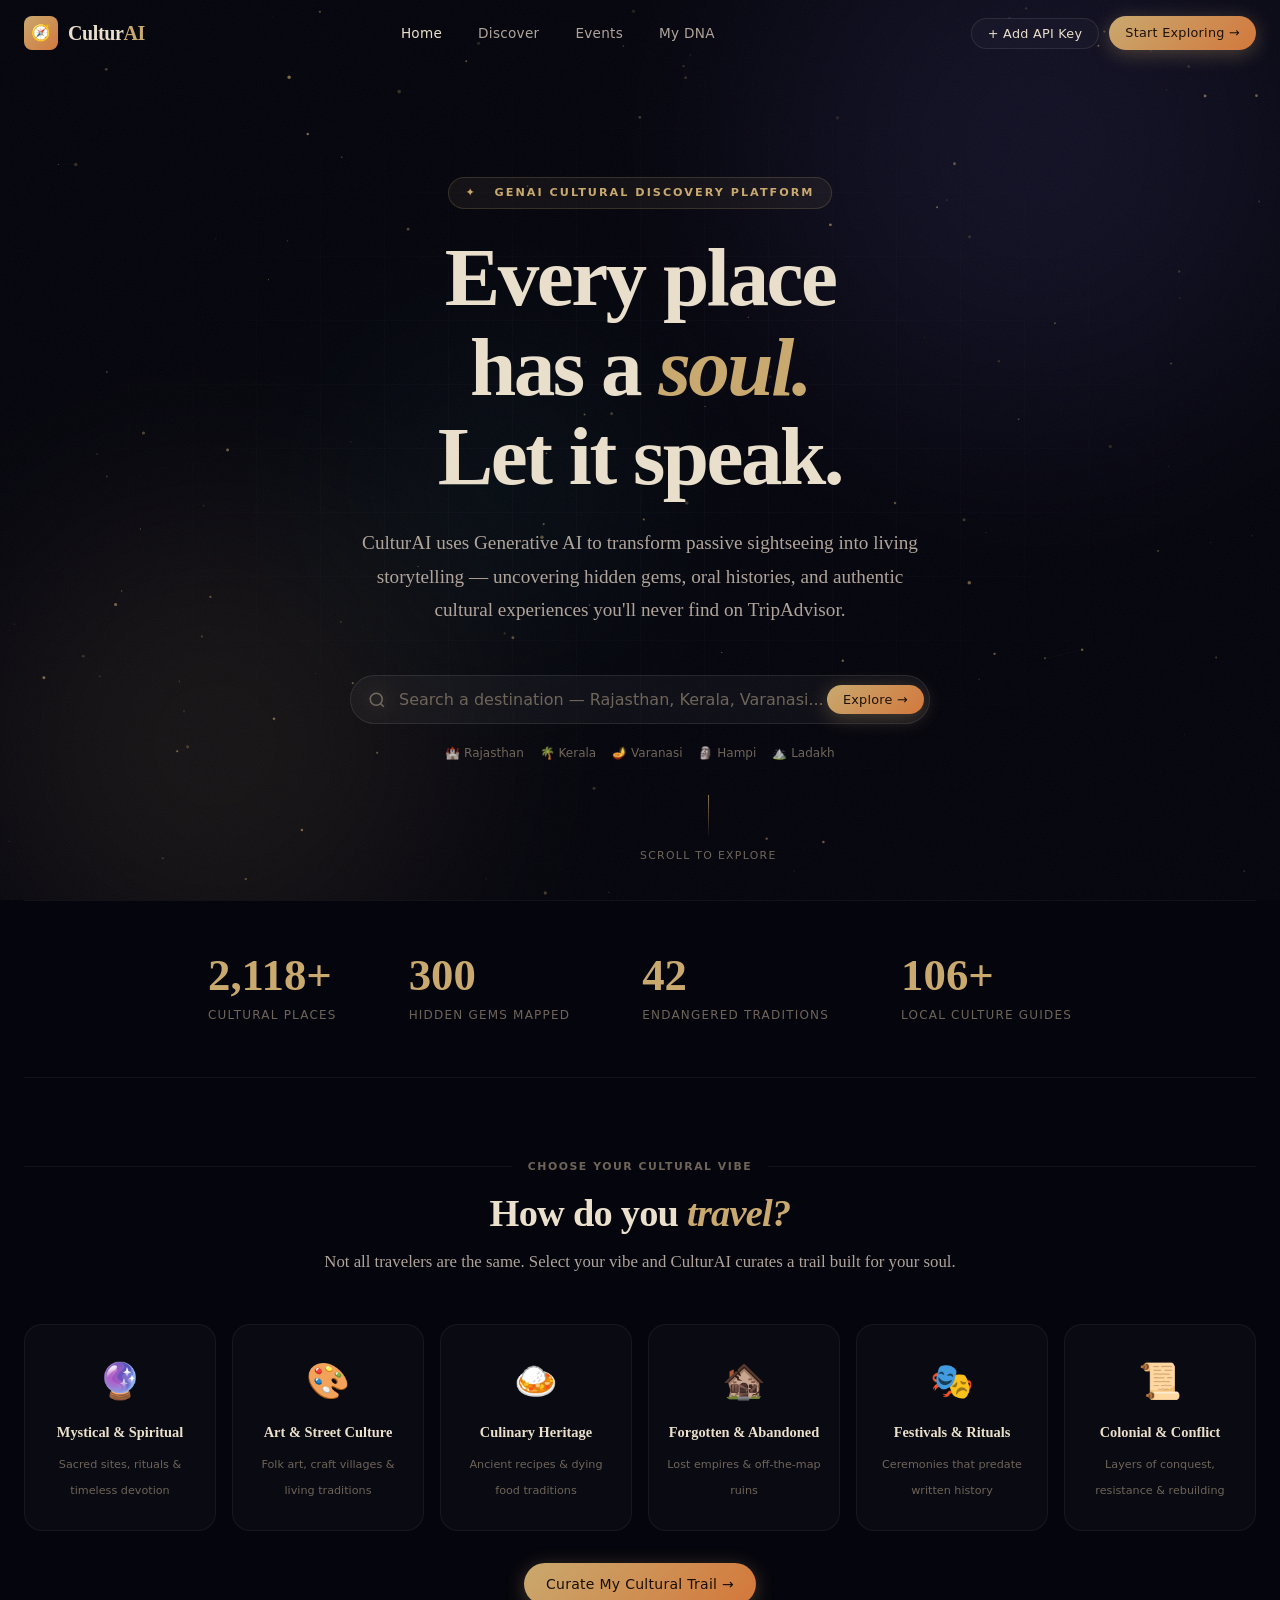
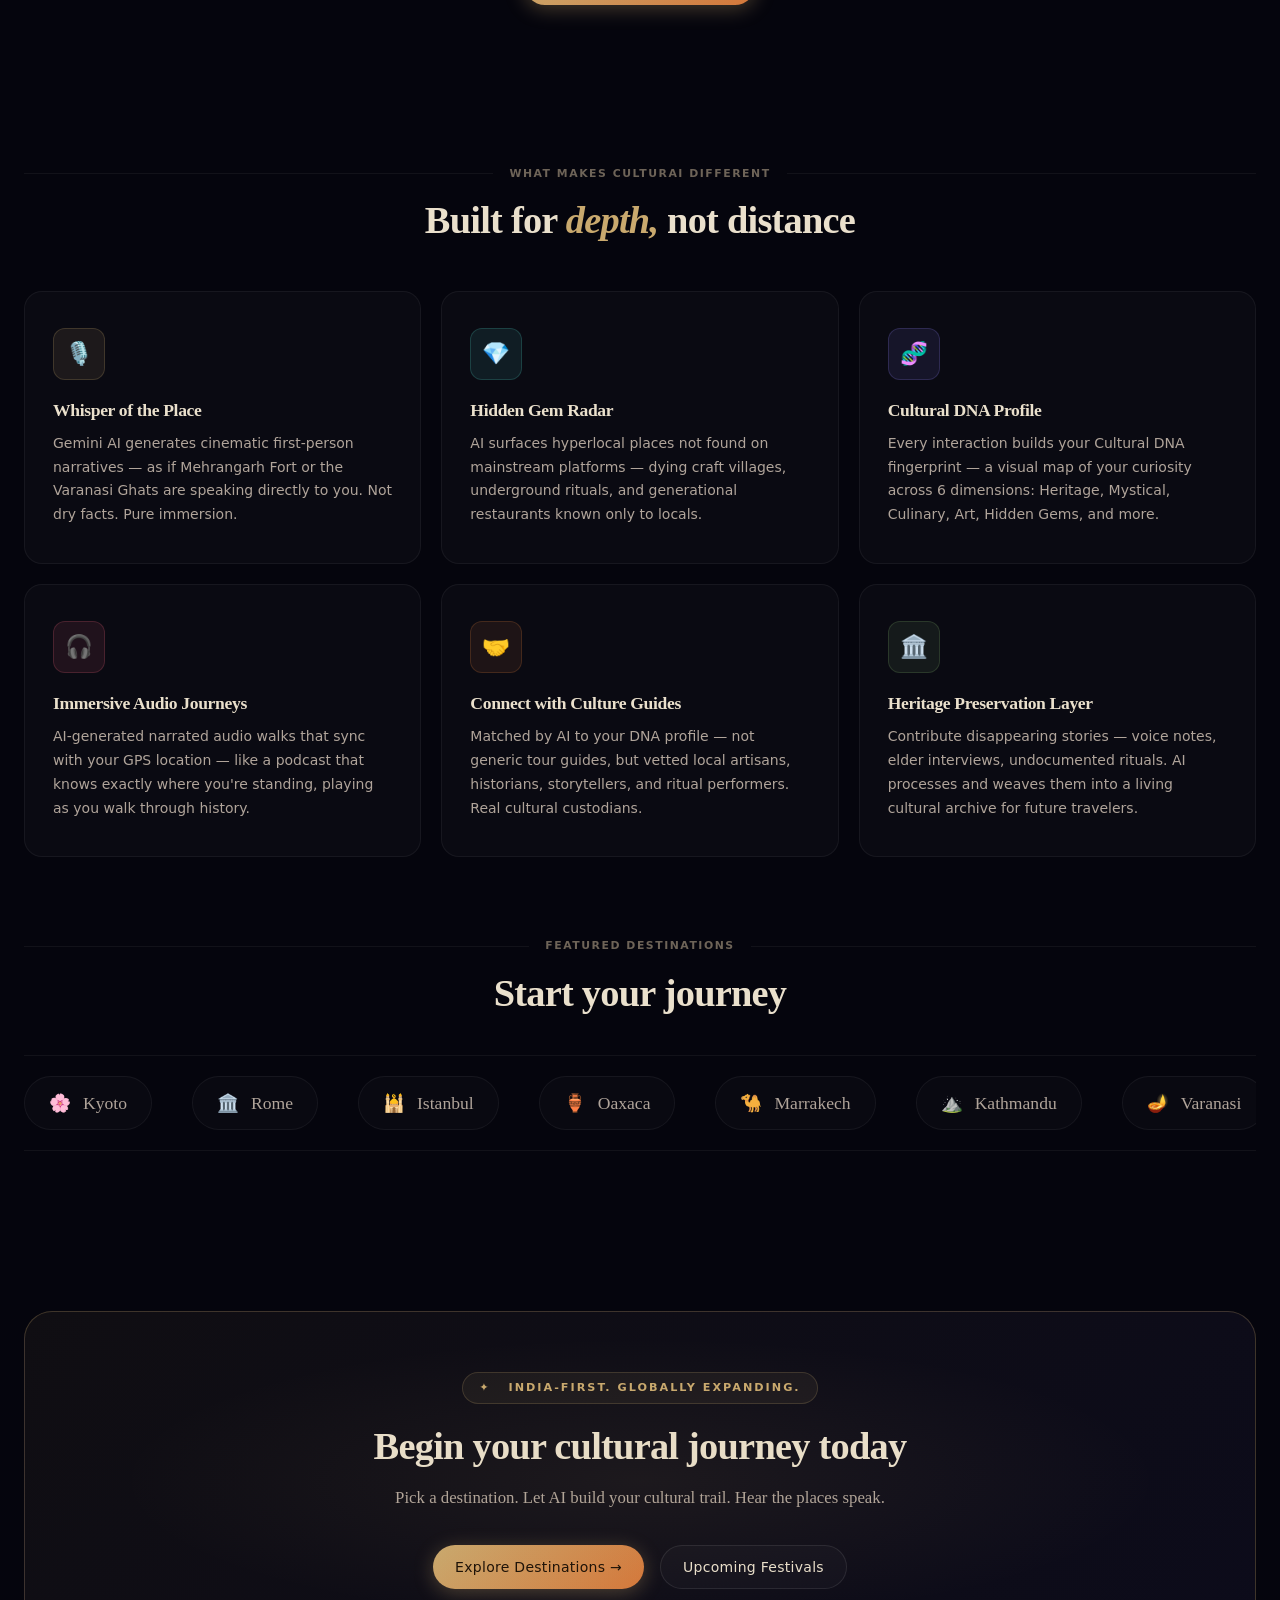
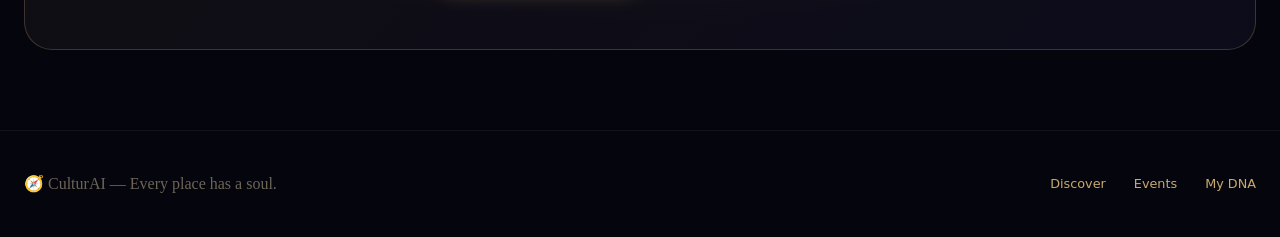
<file: index.html>
<!DOCTYPE html>
<html lang="en">
<head>
  <meta charset="UTF-8" />
  <meta name="viewport" content="width=device-width, initial-scale=1.0" />
  <title>CulturAI — Every Place Has a Soul</title>
  <meta name="description" content="A GenAI-powered cultural travel platform that helps you discover hidden gems, hear the stories of ancient places, and connect with authentic cultural experiences." />
  <meta http-equiv="Content-Security-Policy" content="default-src 'self' 'unsafe-inline' 'unsafe-eval' https://generativelanguage.googleapis.com https://fonts.googleapis.com https://fonts.gstatic.com data:; img-src 'self' data: https:;">
  <link rel="icon" href="data:image/svg+xml,<svg xmlns='http://www.w3.org/2000/svg' viewBox='0 0 100 100'><text y='.9em' font-size='90'>🧭</text></svg>" />
  <link rel="stylesheet" href="css/styles.css" />
</head>
<body>
<main>

<!-- ═══ NAVIGATION ═══════════════════════════════════════════ -->
<nav class="nav" id="main-nav">
  <div class="nav-inner">
    <a href="index.html" class="nav-logo">
      <div class="nav-logo-mark">🧭</div>
      <span class="nav-logo-name">Cultur<span>AI</span></span>
    </a>
    <ul class="nav-links">
      <li><a href="index.html" class="active">Home</a></li>
      <li><a href="discover.html">Discover</a></li>
      <li><a href="events.html">Events</a></li>
      <li><a href="profile.html">My DNA</a></li>
    </ul>
    <div class="nav-actions">
      <button id="api-key-btn" class="btn btn-ghost btn-sm">+ Add API Key</button>
      <a href="discover.html" class="btn btn-primary btn-sm">Start Exploring →</a>
    </div>
  </div>
</nav>

<!-- ═══ HERO ══════════════════════════════════════════════════ -->
<section class="hero">
  <div class="hero-bg">
    <div class="hero-orb hero-orb-1"></div>
    <div class="hero-orb hero-orb-2"></div>
    <div class="hero-orb hero-orb-3"></div>
    <div class="hero-grid"></div>
    <canvas id="particle-canvas" style="position:absolute;inset:0;width:100%;height:100%;"></canvas>
  </div>

  <div class="hero-content">
    <div class="hero-eyebrow anim-1">✦ &nbsp; GenAI Cultural Discovery Platform</div>

    <h1 class="hero-title anim-2">
      Every place<br />has a <em>soul.</em><br />Let it speak.
    </h1>

    <p class="hero-subtitle anim-3">
      CulturAI uses Generative AI to transform passive sightseeing into living storytelling — uncovering hidden gems, oral histories, and authentic cultural experiences you'll never find on TripAdvisor.
    </p>

    <div class="hero-search anim-4">
      <div class="search-wrap">
        <svg class="search-icon" width="18" height="18" viewBox="0 0 24 24" fill="none" stroke="currentColor" stroke-width="2"><circle cx="11" cy="11" r="8"/><path d="m21 21-4.35-4.35"/></svg>
        <input class="search-input" id="hero-search" type="text" placeholder="Search a destination — Rajasthan, Kerala, Varanasi..." autocomplete="off" />
        <button class="btn btn-primary btn-sm search-btn" id="hero-search-btn">Explore →</button>
      </div>
    </div>

    <div class="hero-search-hint anim-5">
      <span>🏰 Rajasthan</span>
      <span>🌴 Kerala</span>
      <span>🪔 Varanasi</span>
      <span>🗿 Hampi</span>
      <span>⛰️ Ladakh</span>
    </div>
  </div>

  <div class="hero-scroll">
    <div class="hero-scroll-line"></div>
    Scroll to explore
  </div>
</section>

<!-- ═══ STATS ══════════════════════════════════════════════════ -->
<div class="container">
  <div class="stat-row reveal">
    <div class="stat-item">
      <div class="stat-number" data-count="2400" data-suffix="+">2400+</div>
      <div class="stat-label">Cultural Places</div>
    </div>
    <div class="stat-item">
      <div class="stat-number" data-count="340" data-suffix="">340</div>
      <div class="stat-label">Hidden Gems Mapped</div>
    </div>
    <div class="stat-item">
      <div class="stat-number" data-count="48" data-suffix="">48</div>
      <div class="stat-label">Endangered Traditions</div>
    </div>
    <div class="stat-item">
      <div class="stat-number" data-count="120" data-suffix="+">120+</div>
      <div class="stat-label">Local Culture Guides</div>
    </div>
  </div>
</div>

<!-- ═══ VIBE SELECTOR ══════════════════════════════════════════ -->
<section class="vibe-section">
  <div class="container">
    <div class="section-eyebrow reveal">Choose Your Cultural Vibe</div>
    <h2 class="section-title reveal">How do you <em style="font-style:italic;color:var(--gold)">travel?</em></h2>
    <p class="section-sub reveal">Not all travelers are the same. Select your vibe and CulturAI curates a trail built for your soul.</p>

    <div class="vibes-grid" id="vibes-grid">
      <!-- Rendered by JS -->
    </div>

    <div style="text-align:center;margin-top:32px;" class="reveal">
      <a href="discover.html" class="btn btn-primary" id="vibe-explore-btn">Curate My Cultural Trail →</a>
    </div>
  </div>
</section>

<!-- ═══ FEATURES ════════════════════════════════════════════════ -->
<section class="section">
  <div class="container">
    <div class="section-eyebrow reveal">What Makes CulturAI Different</div>
    <h2 class="section-title reveal" style="margin-bottom:48px">Built for <em style="color:var(--gold);font-style:italic">depth,</em> not distance</h2>

    <div class="features-grid">

      <div class="feature-card reveal">
        <div class="feature-icon" style="background:rgba(201,169,110,0.1);border-color:rgba(201,169,110,0.2)">🎙️</div>
        <h3 class="feature-title">Whisper of the Place</h3>
        <p class="feature-text">Gemini AI generates cinematic first-person narratives — as if Mehrangarh Fort or the Varanasi Ghats are speaking directly to you. Not dry facts. Pure immersion.</p>
      </div>

      <div class="feature-card reveal" style="transition-delay:0.1s">
        <div class="feature-icon" style="background:rgba(78,205,196,0.1);border-color:rgba(78,205,196,0.2)">💎</div>
        <h3 class="feature-title">Hidden Gem Radar</h3>
        <p class="feature-text">AI surfaces hyperlocal places not found on mainstream platforms — dying craft villages, underground rituals, and generational restaurants known only to locals.</p>
      </div>

      <div class="feature-card reveal" style="transition-delay:0.2s">
        <div class="feature-icon" style="background:rgba(139,124,246,0.1);border-color:rgba(139,124,246,0.2)">🧬</div>
        <h3 class="feature-title">Cultural DNA Profile</h3>
        <p class="feature-text">Every interaction builds your Cultural DNA fingerprint — a visual map of your curiosity across 6 dimensions: Heritage, Mystical, Culinary, Art, Hidden Gems, and more.</p>
      </div>

      <div class="feature-card reveal" style="transition-delay:0.3s">
        <div class="feature-icon" style="background:rgba(232,98,122,0.1);border-color:rgba(232,98,122,0.2)">🎧</div>
        <h3 class="feature-title">Immersive Audio Journeys</h3>
        <p class="feature-text">AI-generated narrated audio walks that sync with your GPS location — like a podcast that knows exactly where you're standing, playing as you walk through history.</p>
      </div>

      <div class="feature-card reveal" style="transition-delay:0.1s">
        <div class="feature-icon" style="background:rgba(212,119,58,0.1);border-color:rgba(212,119,58,0.2)">🤝</div>
        <h3 class="feature-title">Connect with Culture Guides</h3>
        <p class="feature-text">Matched by AI to your DNA profile — not generic tour guides, but vetted local artisans, historians, storytellers, and ritual performers. Real cultural custodians.</p>
      </div>

      <div class="feature-card reveal" style="transition-delay:0.2s">
        <div class="feature-icon" style="background:rgba(127,176,105,0.1);border-color:rgba(127,176,105,0.2)">🏛️</div>
        <h3 class="feature-title">Heritage Preservation Layer</h3>
        <p class="feature-text">Contribute disappearing stories — voice notes, elder interviews, undocumented rituals. AI processes and weaves them into a living cultural archive for future travelers.</p>
      </div>

    </div>
  </div>
</section>

<!-- ═══ DESTINATIONS PREVIEW ═══════════════════════════════════ -->
<section class="section" style="padding-top:0">
  <div class="container">
    <div class="section-eyebrow reveal">Featured Destinations</div>
    <h2 class="section-title reveal" style="margin-bottom:40px">Start your journey</h2>

    <div style="overflow: hidden; white-space: nowrap; position: relative; padding: 20px 0; border-top: 1px solid rgba(255,255,255,0.05); border-bottom: 1px solid rgba(255,255,255,0.05);" id="dest-marquee-container">
      <div id="dest-marquee" style="display: inline-block; white-space: nowrap; animation: scrollMarquee 35s linear infinite;">
        <!-- Rendered by JS -->
      </div>
      <style>
        @keyframes scrollMarquee {
          0% { transform: translateX(0); }
          100% { transform: translateX(-50%); }
        }
        .marquee-item {
          display: inline-flex;
          align-items: center;
          gap: 12px;
          margin-right: 40px;
          padding: 12px 24px;
          background: rgba(255,255,255,0.02);
          border: 1px solid rgba(255,255,255,0.05);
          border-radius: 99px;
          font-family: var(--serif);
          font-size: 1.1rem;
          color: var(--text-2);
          text-decoration: none;
          transition: all 0.3s ease;
        }
        .marquee-item:hover {
          background: rgba(201,169,110,0.1);
          border-color: rgba(201,169,110,0.3);
          color: var(--gold);
        }
      </style>
    </div>
  </div>
</section>

<!-- ═══ CTA BANNER ══════════════════════════════════════════════ -->
<div class="container">
  <div class="cta-banner reveal">
    <div class="hero-eyebrow" style="justify-content:center;margin-bottom:20px">✦ &nbsp; India-First. Globally Expanding.</div>
    <h2 style="font-family:var(--serif);margin-bottom:16px">Begin your cultural journey today</h2>
    <p style="color:var(--text-2);margin-bottom:32px;font-family:var(--reading);font-size:1.05rem;max-width:500px;margin-left:auto;margin-right:auto;">
      Pick a destination. Let AI build your cultural trail. Hear the places speak.
    </p>
    <div style="display:flex;gap:16px;justify-content:center;flex-wrap:wrap;">
      <a href="discover.html" class="btn btn-primary">Explore Destinations →</a>
      <a href="events.html"   class="btn btn-ghost">Upcoming Festivals</a>
    </div>
  </div>
</div>

<!-- ═══ FOOTER ══════════════════════════════════════════════════ -->
<footer class="footer">
  <div class="footer-inner">
    <div class="footer-brand">🧭 CulturAI — Every place has a soul.</div>
    <div class="footer-links">
      <a href="discover.html">Discover</a>
      <a href="events.html">Events</a>
      <a href="profile.html">My DNA</a>
    </div>
  </div>
</footer>

<!-- ═══ API KEY MODAL ════════════════════════════════════════════ -->
<div class="overlay" id="api-modal">
  <div class="modal">
    <div class="modal-head">
      <div>
        <h3 style="font-family:var(--serif);margin-bottom:4px">🔑 Gemini API Key</h3>
        <p style="font-size:0.82rem;color:var(--text-2)">Enable live AI story generation</p>
      </div>
      <button class="modal-close" id="api-modal-close">✕</button>
    </div>
    <div style="background:rgba(201,169,110,0.05);border:1px solid rgba(201,169,110,0.15);border-radius:12px;padding:16px;margin-bottom:20px;font-size:0.82rem;color:var(--text-2);line-height:1.6;">
      Get your free API key from <a href="https://aistudio.google.com" target="_blank" style="color:var(--gold)">Google AI Studio →</a><br/>
      Without a key, CulturAI uses rich handcrafted stories. With a key, every story is generated live by Gemini.
    </div>
    <input class="input" id="api-key-input" type="password" placeholder="Paste your API key here" style="margin-bottom:8px;" />
    <div id="api-key-status" style="font-size:0.78rem;color:var(--text-3);margin-bottom:16px;min-height:18px;"></div>
    <div style="display:flex;gap:10px;">
      <button class="btn btn-primary" id="api-key-save" style="flex:1">Save Key</button>
      <button class="btn btn-ghost" id="api-modal-close2" style="flex:1">Cancel</button>
    </div>
  </div>
</div>

<script src="js/data.js"></script>
<script src="js/app.js"></script>
<script>
document.addEventListener('DOMContentLoaded', () => {
  // Init particles
  initParticles('particle-canvas');

  // Render vibe grid
  const vibesGrid = document.getElementById('vibes-grid');
  let selectedVibe = getParam('vibe') || '';
  CULTURAI_DATA.vibes.forEach(v => {
    const card = document.createElement('div');
    card.className = `vibe-card ${v.cls} reveal`;
    card.dataset.vibe = v.id;
    if (v.id === selectedVibe) card.classList.add('active');
    card.innerHTML = `
      <span class="vibe-icon">${v.emoji}</span>
      <span class="vibe-name">${v.name}</span>
      <span class="vibe-desc">${v.desc}</span>
    `;
    card.addEventListener('click', () => {
      document.querySelectorAll('.vibe-card').forEach(c => c.classList.remove('active'));
      card.classList.add('active');
      selectedVibe = v.id;
    });
    vibesGrid.appendChild(card);
  });

  // Vibe explore button
  document.getElementById('vibe-explore-btn').addEventListener('click', e => {
    if (selectedVibe) {
      e.preventDefault();
      window.location.href = `discover.html?vibe=${selectedVibe}&dest=rajasthan`;
    }
  });

  // Hero search
  const searchInput = document.getElementById('hero-search');
  const searchBtn   = document.getElementById('hero-search-btn');
  function doSearch() {
    const val = searchInput.value.trim().toLowerCase();
    if (!val) return;
    const dest = CULTURAI_DATA.destinations.find(d => d.name.toLowerCase().includes(val));
    const id = dest ? dest.id : encodeURIComponent(val);
    window.location.href = `discover.html?dest=${id}&vibe=${selectedVibe||''}`;
  }
  searchBtn.addEventListener('click', doSearch);
  searchInput.addEventListener('keydown', e => { if (e.key === 'Enter') doSearch(); });

  // Scrolling Cities Marquee
  const cities = [
    {n: 'Kyoto', e: '🌸'}, {n: 'Rome', e: '🏛️'}, {n: 'Istanbul', e: '🕌'}, 
    {n: 'Oaxaca', e: '🏺'}, {n: 'Marrakech', e: '🐪'}, {n: 'Kathmandu', e: '⛰️'}, 
    {n: 'Varanasi', e: '🪔'}, {n: 'Havana', e: '💃'}, {n: 'Cusco', e: '🦙'}, 
    {n: 'Rajasthan', e: '🐪'}, {n: 'Bali', e: '🌺'}, {n: 'Athens', e: '🏛️'}, 
    {n: 'Cairo', e: '🏜️'}, {n: 'Bhutan', e: '🐉'}, {n: 'Kerala', e: '🌴'}, 
    {n: 'Lisbon', e: '🚋'}, {n: 'Jerusalem', e: '🕍'}, {n: 'Petra', e: '🏺'},
    {n: 'Luang Prabang', e: '🛕'}, {n: 'Seville', e: '🎸'}
  ];
  
  const marquee = document.getElementById('dest-marquee');
  // Duplicate the list so it scrolls seamlessly
  const marqueeCities = [...cities, ...cities];
  
  marqueeCities.forEach((city) => {
    const link = document.createElement('a');
    link.href = `discover.html?dest=${encodeURIComponent(city.n.toLowerCase())}`;
    link.className = 'marquee-item';
    link.innerHTML = `<span>${city.e}</span> <span>${city.n}</span>`;
    marquee.appendChild(link);
  });

  // Animate counters when visible
  const statRow = document.querySelector('.stat-row');
  if (statRow) {
    const obs = new IntersectionObserver((entries) => {
      if (entries[0].isIntersecting) { animateCounters(); obs.disconnect(); }
    }, { threshold: 0.5 });
    obs.observe(statRow);
  }

  // API modal close 2
  const close2 = document.getElementById('api-modal-close2');
  if (close2) close2.addEventListener('click', () => document.getElementById('api-modal').classList.remove('open'));

  initReveal();
});
</script>
</main>
</body>
</html>
</file>
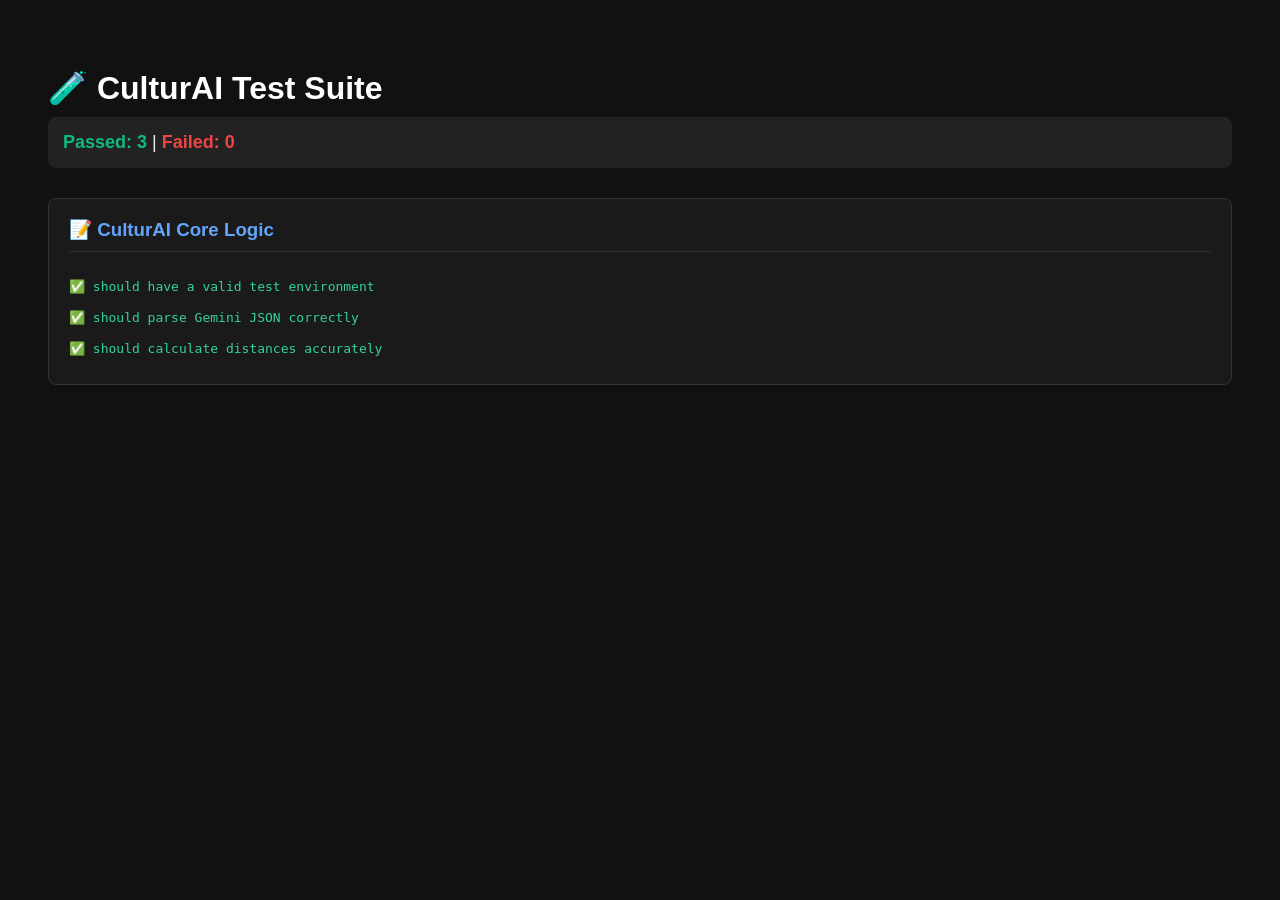
<file: tests/index.html>
<!DOCTYPE html>
<html lang="en">
<head>
  <meta charset="UTF-8">
  <title>CulturAI Test Suite</title>
  <style>
    body { font-family: -apple-system, BlinkMacSystemFont, "Segoe UI", Roboto, Helvetica, Arial, sans-serif; background: #111; color: #eee; padding: 40px; }
    h1 { color: #fff; margin-bottom: 10px; }
    #summary { font-size: 18px; margin-bottom: 30px; padding: 15px; background: #222; border-radius: 8px; }
    .pass-count { color: #10b981; font-weight: bold; }
    .fail-count { color: #ef4444; font-weight: bold; }
    .suite { margin-bottom: 20px; background: #1a1a1a; padding: 20px; border-radius: 8px; border: 1px solid #333; }
    .suite h3 { margin-top: 0; color: #60a5fa; border-bottom: 1px solid #333; padding-bottom: 10px; }
    .test { padding: 8px 0; font-family: monospace; }
    .test.pass { color: #34d399; }
    .test.fail { color: #f87171; }
  </style>
</head>
<body>
  <h1>🧪 CulturAI Test Suite</h1>
  <div id="summary">Running tests...</div>
  <div id="test-results"></div>
  
  <script src="test-runner.js"></script>
  <script src="app.test.js"></script>
</body>
</html>
</file>
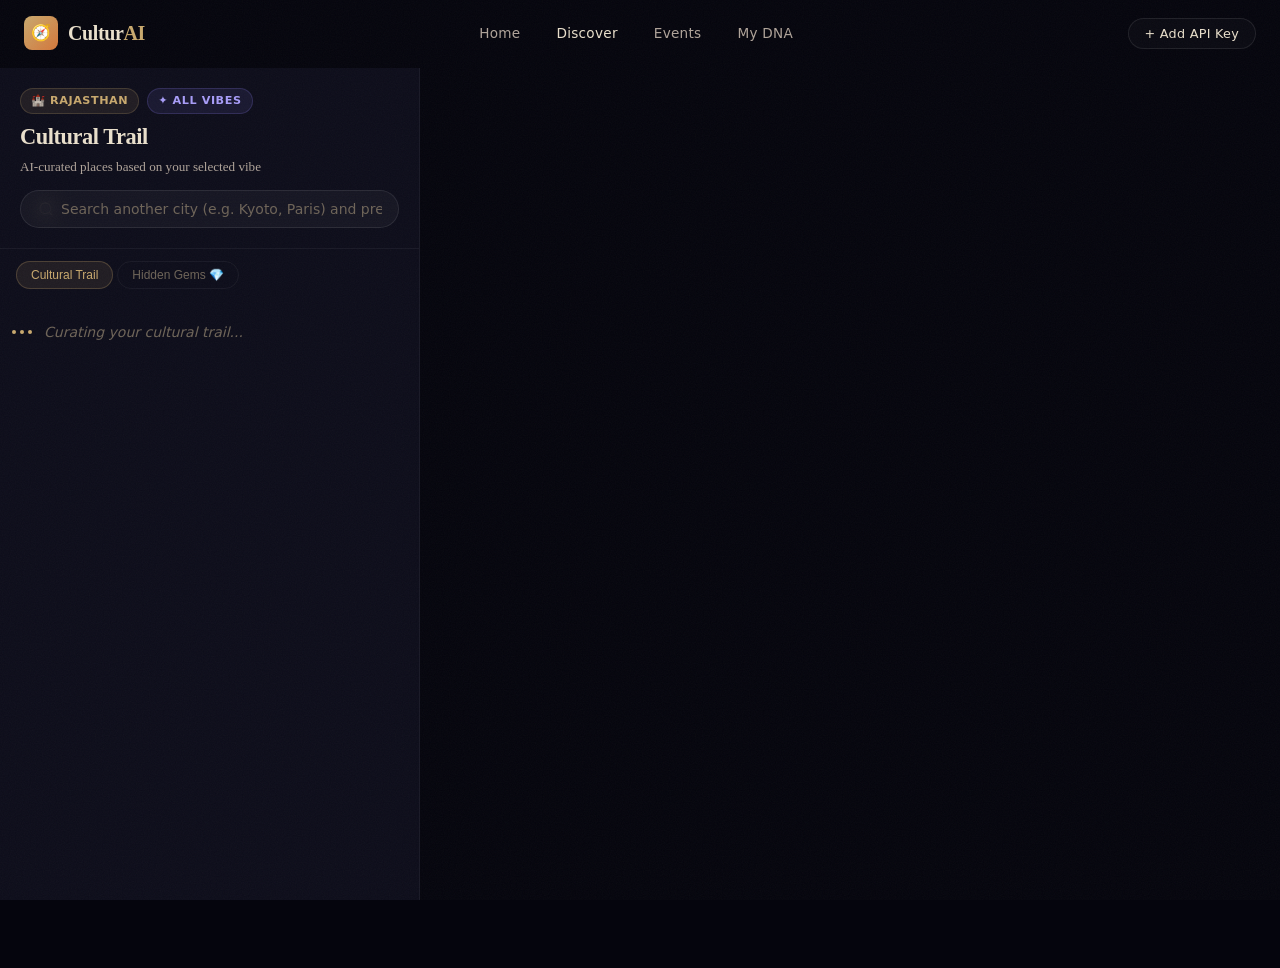
<file: discover.html>
<!DOCTYPE html>
<html lang="en">
<head>
  <meta charset="UTF-8" />
  <meta http-equiv="Content-Security-Policy" content="default-src 'self' 'unsafe-inline' 'unsafe-eval' https://generativelanguage.googleapis.com https://fonts.googleapis.com https://fonts.gstatic.com data:; img-src 'self' data: https:;">
  <meta name="viewport" content="width=device-width, initial-scale=1.0" />
  <title>Discover — CulturAI</title>
  <meta name="description" content="Explore AI-curated cultural trails, hidden gems, and interactive maps for your destination." />
  <link rel="icon" href="data:image/svg+xml,<svg xmlns='http://www.w3.org/2000/svg' viewBox='0 0 100 100'><text y='.9em' font-size='90'>🧭</text></svg>" />
  <link rel="stylesheet" href="css/styles.css" />
  <link rel="stylesheet" href="https://unpkg.com/leaflet@1.9.4/dist/leaflet.css" crossorigin=""/>
</head>
<body>

<!-- ═══ NAVIGATION ════════════════════════════════════════════ -->
<nav class="nav" id="main-nav">
  <div class="nav-inner">
    <a href="index.html" class="nav-logo">
      <div class="nav-logo-mark">🧭</div>
      <span class="nav-logo-name">Cultur<span>AI</span></span>
    </a>
    <ul class="nav-links">
      <li><a href="index.html">Home</a></li>
      <li><a href="discover.html" class="active">Discover</a></li>
      <li><a href="events.html">Events</a></li>
      <li><a href="profile.html">My DNA</a></li>
    </ul>
    <div class="nav-actions">
      <button id="api-key-btn" class="btn btn-ghost btn-sm">+ Add API Key</button>
    </div>
  </div>
</nav>

<!-- ═══ DISCOVER LAYOUT ════════════════════════════════════════ -->
<div class="discover-layout">

  <!-- Trail Panel -->
  <div class="trail-panel">
    <div class="trail-header">
      <div class="trail-meta">
        <span id="dest-badge" class="badge badge-gold">🏰 Rajasthan</span>
        <span id="vibe-badge" class="badge badge-purple">✦ All Vibes</span>
      </div>
      <h2 class="trail-title" id="trail-title">Cultural Trail</h2>
      <p class="trail-sub" id="trail-sub">AI-curated places based on your selected vibe</p>

      <!-- Search bar -->
      <div class="search-wrap" style="margin-top:12px">
        <svg class="search-icon" width="16" height="16" viewBox="0 0 24 24" fill="none" stroke="currentColor" stroke-width="2"><circle cx="11" cy="11" r="8"/><path d="m21 21-4.35-4.35"/></svg>
        <input class="search-input" id="trail-search" type="text" placeholder="Search another city (e.g. Kyoto, Paris) and press Enter..." style="padding:10px 16px 10px 40px;font-size:0.875rem;" />
      </div>
    </div>

    <!-- Tabs -->
    <div class="trail-tabs">
      <button class="trail-tab active" data-tab="places">Cultural Trail</button>
      <button class="trail-tab" data-tab="gems">Hidden Gems 💎</button>
    </div>

    <!-- Trail list -->
    <div class="trail-list" id="trail-list">
      <div class="generating">
        <div class="gen-dots"><div class="gen-dot"></div><div class="gen-dot"></div><div class="gen-dot"></div></div>
        Curating your cultural trail...
      </div>
    </div>
  </div>

  <!-- Map Panel -->
  <div class="map-panel">
    <div id="map"></div>

    <!-- Map Overlay Card -->
    <div class="map-overlay" id="map-overlay" style="display:none">
      <h3 class="map-overlay-title" id="overlay-name">—</h3>
      <p style="font-size:0.68rem;color:var(--text-3);text-transform:uppercase;letter-spacing:0.1em;margin-bottom:4px" id="overlay-type">—</p>
      <p class="map-overlay-sub" id="overlay-desc">—</p>
      <div style="margin-top:12px;display:flex;gap:8px;flex-wrap:wrap" id="overlay-tags"></div>
      <a id="overlay-link" href="#" class="btn btn-primary btn-sm" style="margin-top:12px;width:100%;justify-content:center">Hear Its Story →</a>
    </div>
  </div>
</div>

<!-- ═══ API KEY MODAL ═════════════════════════════════════════ -->
<div class="overlay" id="api-modal">
  <div class="modal">
    <div class="modal-head">
      <div><h3 style="font-family:var(--serif);margin-bottom:4px">🔑 Gemini API Key</h3><p style="font-size:0.82rem;color:var(--text-2)">Enable live AI story generation</p></div>
      <button class="modal-close" id="api-modal-close">✕</button>
    </div>
    <div style="background:rgba(201,169,110,0.05);border:1px solid rgba(201,169,110,0.15);border-radius:12px;padding:16px;margin-bottom:20px;font-size:0.82rem;color:var(--text-2);line-height:1.6;">
      Get your free API key from <a href="https://aistudio.google.com" target="_blank" style="color:var(--gold)">Google AI Studio →</a>
    </div>
    <input class="input" id="api-key-input" type="password" placeholder="Paste your API key here" style="margin-bottom:8px;" />
    <div id="api-key-status" style="font-size:0.78rem;color:var(--text-3);margin-bottom:16px;min-height:18px;"></div>
    <div style="display:flex;gap:10px;">
      <button class="btn btn-primary" id="api-key-save" style="flex:1">Save Key</button>
      <button class="btn btn-ghost" id="api-modal-close2" style="flex:1">Cancel</button>
    </div>
  </div>
</div>

<script src="https://unpkg.com/leaflet@1.9.4/dist/leaflet.js" crossorigin=""></script>
<script src="js/data.js"></script>
<script src="js/app.js"></script>
<script>
/* ── Discover Page Logic ────────────────────────────────────── */
let map, markers = [], currentTab = 'places';
let destId = getParam('dest') || 'rajasthan';
let vibeId = getParam('vibe') || '';

// Close modals
document.getElementById('api-modal-close').addEventListener('click', () => document.getElementById('api-modal').classList.remove('open'));
document.getElementById('api-modal-close2').addEventListener('click', () => document.getElementById('api-modal').classList.remove('open'));

/* ── Init Map ─────────────────────────────────────────────── */
function initMap(lat, lng) {
  map = L.map('map', { zoomControl: false, attributionControl: true })
    .setView([lat, lng], 7);

  L.tileLayer('https://{s}.basemaps.cartocdn.com/dark_all/{z}/{x}/{y}{r}.png', {
    attribution: '© <a href="https://www.openstreetmap.org/copyright">OpenStreetMap</a> © <a href="https://carto.com/">CARTO</a>',
    subdomains: 'abcd', maxZoom: 19,
  }).addTo(map);

  L.control.zoom({ position: 'bottomright' }).addTo(map);
}

/* ── Custom Marker Icon ─────────────────────────────────────── */
function createIcon(emoji, isGem = false) {
  return L.divIcon({
    html: `<div class="custom-pin${isGem?' gem-pin':''}"><div class="custom-pin-inner">${emoji}</div></div>`,
    className: '',
    iconSize: [32, 32],
    iconAnchor: [16, 32],
    popupAnchor: [0, -34],
  });
}

/* ── Add Marker ─────────────────────────────────────────────── */
function addMarker(place, isGem = false) {
  if (!place.lat || !place.lng) return;
  const m = L.marker([place.lat, place.lng], { icon: createIcon(place.emoji, isGem) })
    .addTo(map)
    .bindPopup(`
      <div style="min-width:180px">
        <div style="font-family:var(--serif);font-size:1rem;margin-bottom:4px;color:var(--text-1)">${place.emoji} ${place.name}</div>
        <div style="font-size:0.7rem;color:var(--text-3);margin-bottom:8px">${place.location||''}</div>
        <div style="font-size:0.78rem;color:var(--text-2);line-height:1.5;margin-bottom:10px">${(place.shortDesc||place.desc||'').slice(0,100)}...</div>
        <a href="place.html?id=${place.id}" style="display:block;background:linear-gradient(135deg,var(--gold),var(--amber));color:#1A0F05;border:none;padding:6px 12px;border-radius:9999px;font-size:0.75rem;font-weight:600;cursor:pointer;text-align:center;text-decoration:none">Hear Its Story →</a>
      </div>
    `, { className: '' });

  m.on('click', () => {
    showOverlay(place);
    // Highlight card
    document.querySelectorAll('.place-card').forEach(c => c.classList.remove('active'));
    const card = document.querySelector(`[data-id="${place.id}"]`);
    if (card) { card.classList.add('active'); card.scrollIntoView({ behavior: 'smooth', block: 'nearest' }); }
  });
  markers.push(m);
  return m;
}

/* ── Show Map Overlay ───────────────────────────────────────── */
function showOverlay(place) {
  const ov = document.getElementById('map-overlay');
  document.getElementById('overlay-name').textContent = `${place.emoji} ${place.name}`;
  document.getElementById('overlay-type').textContent = place.type || place.location || '';
  document.getElementById('overlay-desc').textContent = (place.shortDesc || place.desc || '').slice(0, 120) + '...';
  document.getElementById('overlay-link').href = `place.html?id=${place.id}`;
  const tagsEl = document.getElementById('overlay-tags');
  tagsEl.innerHTML = (place.tags || []).slice(0, 3).map(t => `<span class="tag">${t}</span>`).join('');
  ov.style.display = 'block';
}

/* ── Render Place Cards ─────────────────────────────────────── */
function renderPlaces(places) {
  const list = document.getElementById('trail-list');
  list.innerHTML = '';
  if (!places.length) {
    list.innerHTML = '<p style="color:var(--text-3);padding:20px;text-align:center;font-style:italic">No places found for this vibe.</p>';
    return;
  }
  places.forEach((p, i) => {
    const card = document.createElement('div');
    card.className = 'place-card';
    card.dataset.id = p.id;
    card.style.animation = `slideIn 0.4s ease ${i*0.06}s both`;
    card.innerHTML = `
      <div class="place-thumb">${p.emoji}</div>
      <div class="place-body">
        <div class="place-name">${p.name}</div>
        <div class="place-loc">📍 ${p.location}</div>
        <div class="place-snip">${p.shortDesc || ''}</div>
        <div class="place-tags">${(p.tags||[]).slice(0,3).map(t=>`<span class="tag">${t}</span>`).join('')}</div>
      </div>
    `;
    card.addEventListener('click', () => {
      document.querySelectorAll('.place-card').forEach(c => c.classList.remove('active'));
      card.classList.add('active');
      if (p.lat && p.lng) {
        map.setView([p.lat, p.lng], 11, { animate: true });
        const marker = markers.find(m => {
          const ll = m.getLatLng();
          return Math.abs(ll.lat - p.lat) < 0.001 && Math.abs(ll.lng - p.lng) < 0.001;
        });
        if (marker) { marker.openPopup(); }
        showOverlay(p);
      }
    });
    list.appendChild(card);
    addMarker(p, false);
  });
}

/* ── Render Gem Cards ────────────────────────────────────────── */
function renderGems(gems) {
  const list = document.getElementById('trail-list');
  list.innerHTML = '';
  if (!gems || !gems.length) {
    list.innerHTML = '<p style="color:var(--text-3);padding:20px;text-align:center;font-style:italic">No hidden gems mapped for this area yet.</p>';
    return;
  }

  const label = document.createElement('div');
  label.className = 'gems-label';
  label.innerHTML = `💎 &nbsp; Hidden Gems — Known only to locals`;
  list.appendChild(label);

  gems.forEach((g, i) => {
    const card = document.createElement('div');
    card.className = 'gem-card';
    card.style.animation = `slideIn 0.4s ease ${i*0.08}s both`;
    card.innerHTML = `
      <div class="gem-icon">${g.emoji}</div>
      <div>
        <div class="gem-name">${g.name}</div>
        <div class="gem-desc">${g.desc}</div>
      </div>
    `;
    card.addEventListener('click', () => {
      if (g.lat && g.lng) {
        map.setView([g.lat, g.lng], 12, { animate: true });
        addMarker({ ...g, shortDesc: g.desc }, true);
        showOverlay({ ...g, shortDesc: g.desc });
      }
    });
    list.appendChild(card);

    // Add gem markers to map
    if (g.lat && g.lng) addMarker({ ...g, shortDesc: g.desc }, true);
  });
}

/* ── Tab Switching ───────────────────────────────────────────── */
document.querySelectorAll('.trail-tab').forEach(tab => {
  tab.addEventListener('click', async () => {
    document.querySelectorAll('.trail-tab').forEach(t => t.classList.remove('active'));
    tab.classList.add('active');
    currentTab = tab.dataset.tab;

    // Clear existing markers
    markers.forEach(m => map.removeLayer(m));
    markers = [];
    document.getElementById('map-overlay').style.display = 'none';

    if (currentTab === 'places') {
      renderPlaces(cachedPlaces || []);
    } else {
      if (!cachedGems) {
        document.getElementById('trail-list').innerHTML = generatingHTML('Discovering hidden gems...');
        const dest = CULTURAI_DATA.destinations.find(d => d.id === destId) || {name: destId};
        
        if (GEMINI.apiKey) {
          cachedGems = await GEMINI.generateHiddenGems(dest.name);
          if (!cachedGems) showToast('AI generation failed. Falling back to curated offline gems.', 'info');
        } else {
          showToast('No API key. Showing curated offline gems.', 'info');
        }
        
        if (!cachedGems) cachedGems = CULTURAI_DATA.hiddenGems[destId] || [];
        sessionStorage.setItem('culturai_gems', JSON.stringify(cachedGems));
      }
      renderGems(cachedGems || []);
    }
    
    // Fit map bounds
    if (markers.length) {
      try { map.fitBounds(L.featureGroup(markers).getBounds().pad(0.2)); } catch(e) {}
    }
  });
});

/* ── Destination Search ──────────────────────────────────────── */
document.getElementById('trail-search').addEventListener('keydown', function(e) {
  if (e.key === 'Enter') {
    const val = this.value.trim().toLowerCase();
    if (!val) return;
    const dest = CULTURAI_DATA.destinations.find(d => d.name.toLowerCase().includes(val));
    const id = dest ? dest.id : encodeURIComponent(val);
    window.location.href = `discover.html?dest=${id}`;
  }
});

/* ── Main Init ───────────────────────────────────────────────── */
let cachedPlaces = null;
let cachedGems = null;

document.addEventListener('DOMContentLoaded', async () => {
  const dest = CULTURAI_DATA.destinations.find(d => d.id === destId) || {id: destId, name: destId, emoji: '📍', tagline: 'Explore the unknown'};
  
  // Init map centered on destination (fallback coords)
  initMap(26.4, 73.0); 

  // Update header
  document.getElementById('dest-badge').textContent = `${dest.emoji} ${dest.name}`;
  document.getElementById('trail-title').textContent = `${dest.name} Cultural Trail`;
  document.getElementById('trail-sub').textContent = dest.tagline;
  if (vibeId) {
    const vibe = CULTURAI_DATA.vibes.find(v => v.id === vibeId);
    if (vibe) document.getElementById('vibe-badge').textContent = `${vibe.emoji} ${vibe.name}`;
  }

  // Generate or load trail
  document.getElementById('trail-list').innerHTML = generatingHTML('Curating your cultural trail...');
  
  let places = null;
  if (GEMINI.apiKey) {
    places = await GEMINI.generateTrail(dest.name, vibeId);
    if (!places) showToast('AI trail generation failed. Falling back to handcrafted offline trail.', 'error');
  } else {
    showToast('No API key. Showing handcrafted offline trail.', 'info');
  }
  
  if (!places) {
    const staticPlaces = CULTURAI_DATA.places[destId];
    if (staticPlaces) {
      places = vibeId ? staticPlaces.filter(p => p.vibes.includes(vibeId)) : staticPlaces;
    } else {
      places = [];
      document.getElementById('trail-list').innerHTML = `
        <div style="padding:40px 20px; text-align:center; color:var(--text-3);">
          <div style="font-size:3rem; margin-bottom:16px;">✨</div>
          <h3 style="color:var(--text-2); margin-bottom:12px; font-family:var(--serif);">Live AI Generation Required</h3>
          <p style="font-size:0.9rem; line-height:1.6; max-width:300px; margin:0 auto;">
            "${dest.name}" is not in our offline curated database. Please add a valid Gemini API key to dynamically generate cultural trails for any destination in the world.
          </p>
          <button class="btn btn-outline" style="margin-top:20px" onclick="document.getElementById('api-modal').classList.add('open')">Add API Key</button>
        </div>
      `;
      return; // Stop execution here so we don't render an empty grid over the message
    }
  }
  
  cachedPlaces = places;
  sessionStorage.setItem('culturai_trail', JSON.stringify(cachedPlaces));
  
  // Update map center if we have places
  if (places && places.length && places[0].lat) {
    map.setView([places[0].lat, places[0].lng], 7);
  }

  renderPlaces(places);

  // Pan map to fit all markers
  if (markers.length) {
    try {
      const group = L.featureGroup(markers);
      map.fitBounds(group.getBounds().pad(0.2));
    } catch(e) {}
  }
});
</script>
</body>
</html>
</file>
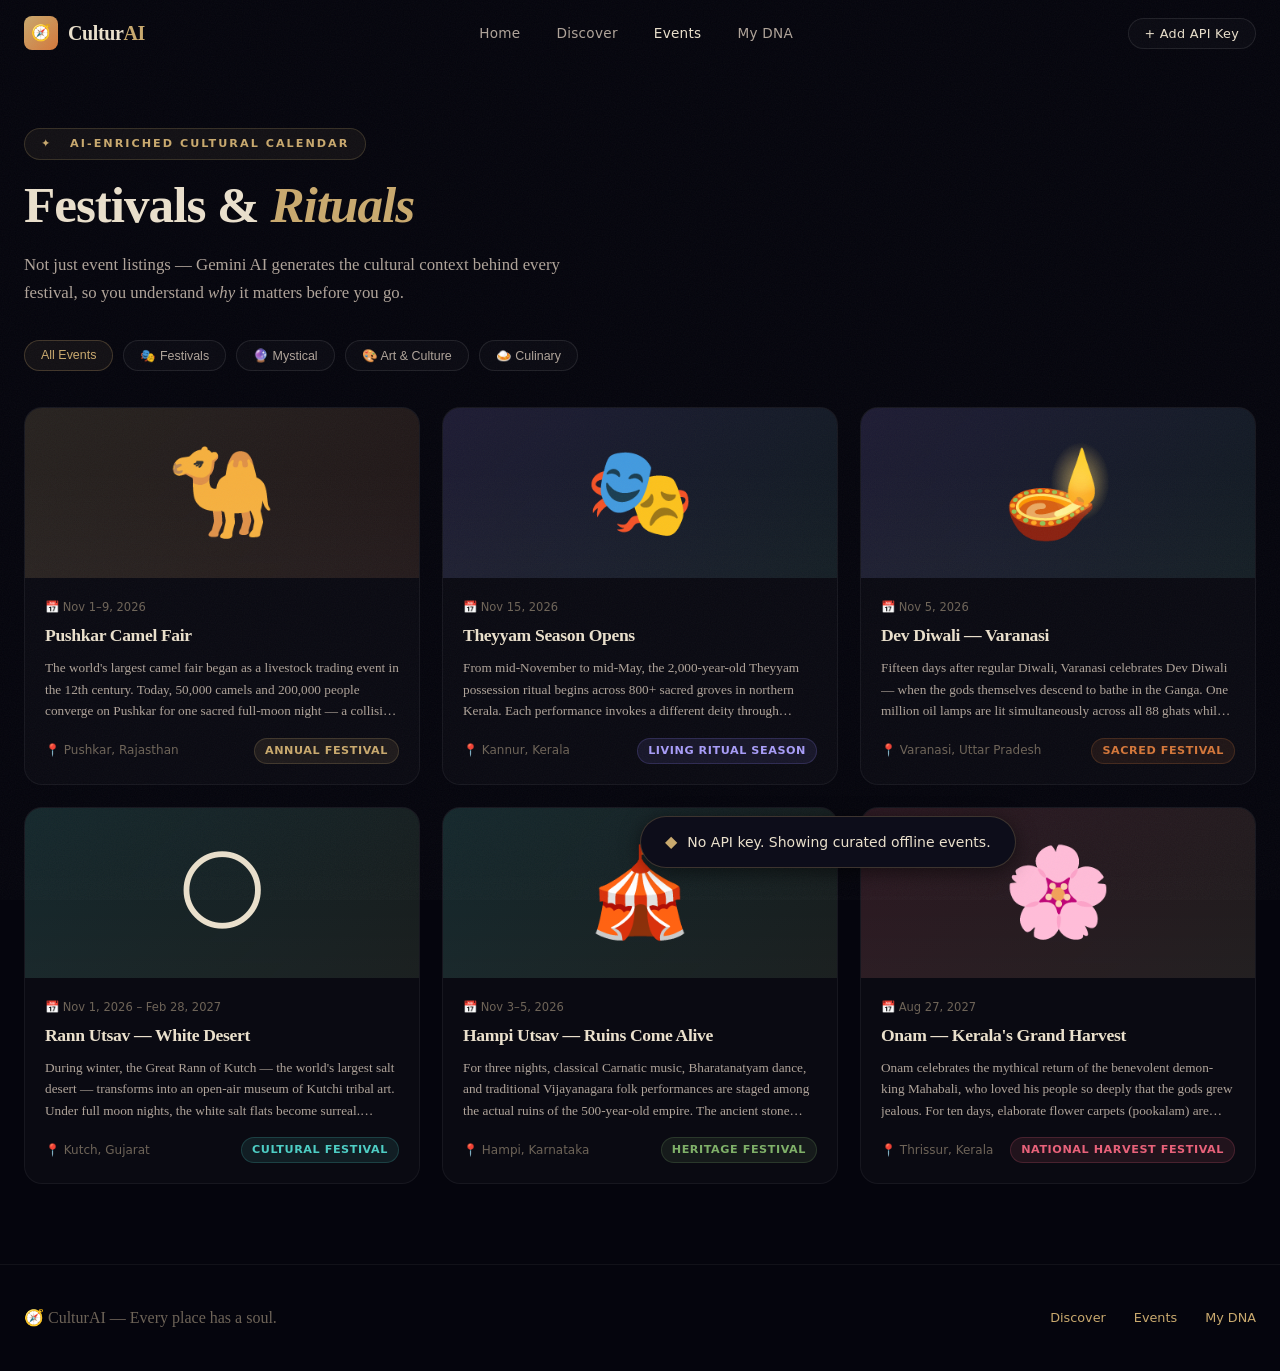
<file: events.html>
<!DOCTYPE html>
<html lang="en">
<head>
  <meta charset="UTF-8" />
  <meta http-equiv="Content-Security-Policy" content="default-src 'self' 'unsafe-inline' 'unsafe-eval' https://generativelanguage.googleapis.com https://fonts.googleapis.com https://fonts.gstatic.com data:; img-src 'self' data: https:;">
  <meta name="viewport" content="width=device-width, initial-scale=1.0" />
  <title>Cultural Events — CulturAI</title>
  <meta name="description" content="Discover upcoming cultural festivals, rituals, and events across India with AI-generated cultural context." />
  <link rel="icon" href="data:image/svg+xml,<svg xmlns='http://www.w3.org/2000/svg' viewBox='0 0 100 100'><text y='.9em' font-size='90'>🧭</text></svg>" />
  <link rel="stylesheet" href="css/styles.css" />
</head>
<body>

<!-- ═══ NAVIGATION ════════════════════════════════════════════ -->
<nav class="nav scrolled" id="main-nav">
  <div class="nav-inner">
    <a href="index.html" class="nav-logo">
      <div class="nav-logo-mark">🧭</div>
      <span class="nav-logo-name">Cultur<span>AI</span></span>
    </a>
    <ul class="nav-links">
      <li><a href="index.html">Home</a></li>
      <li><a href="discover.html">Discover</a></li>
      <li><a href="events.html" class="active">Events</a></li>
      <li><a href="profile.html">My DNA</a></li>
    </ul>
    <div class="nav-actions">
      <button id="api-key-btn" class="btn btn-ghost btn-sm">+ Add API Key</button>
    </div>
  </div>
</nav>

<!-- ═══ EVENTS PAGE ════════════════════════════════════════════ -->
<div class="events-page">

  <div class="events-header">
    <div class="hero-eyebrow" style="margin-bottom:16px">✦ &nbsp; AI-Enriched Cultural Calendar</div>
    <h1 style="font-family:var(--serif);font-size:clamp(2rem,4vw,3.5rem);margin-bottom:16px">
      Festivals & <em style="font-style:italic;color:var(--gold)">Rituals</em>
    </h1>
    <p style="color:var(--text-2);font-family:var(--reading);font-size:1.05rem;max-width:540px;line-height:1.7;margin-bottom:32px">
      Not just event listings — Gemini AI generates the cultural context behind every festival, so you understand <em>why</em> it matters before you go.
    </p>

    <!-- Filters -->
    <div class="events-filters" id="event-filters">
      <button class="filter-chip active" data-filter="all">All Events</button>
      <button class="filter-chip" data-filter="festivals">🎭 Festivals</button>
      <button class="filter-chip" data-filter="mystical">🔮 Mystical</button>
      <button class="filter-chip" data-filter="art">🎨 Art & Culture</button>
      <button class="filter-chip" data-filter="culinary">🍛 Culinary</button>
    </div>
  </div>

  <!-- Events Grid -->
  <div class="events-grid" id="events-grid">
    <!-- Rendered by JS -->
  </div>

</div>

<!-- ═══ EVENT DETAIL MODAL ═════════════════════════════════════ -->
<div class="overlay" id="event-modal">
  <div class="modal" style="max-width:600px">
    <div class="modal-head">
      <div>
        <div id="modal-emoji" style="font-size:2rem;margin-bottom:8px">🎭</div>
        <h3 id="modal-name" style="font-family:var(--serif);font-size:1.4rem;margin-bottom:4px">—</h3>
        <div id="modal-date" style="font-size:0.78rem;color:var(--text-3)">—</div>
      </div>
      <button class="modal-close" id="event-modal-close">✕</button>
    </div>
    <div style="display:flex;gap:8px;flex-wrap:wrap;margin-bottom:20px" id="modal-badges"></div>
    <div style="background:rgba(201,169,110,0.04);border:1px solid var(--border-g);border-radius:12px;padding:20px;margin-bottom:20px;">
      <div style="font-size:0.65rem;font-weight:700;letter-spacing:0.14em;text-transform:uppercase;color:var(--gold-dim);margin-bottom:10px">🎙️ AI Cultural Context</div>
      <p id="modal-context" style="font-family:var(--reading);font-size:0.95rem;color:var(--text-w);line-height:1.8;font-weight:300">—</p>
    </div>
    <div style="display:flex;align-items:center;justify-content:space-between;padding:12px 0;border-top:1px solid var(--border-f)">
      <div style="display:flex;align-items:center;gap:6px;font-size:0.78rem;color:var(--text-3)">
        <span>📍</span><span id="modal-location">—</span>
      </div>
      <div style="display:flex;align-items:center;gap:6px;font-size:0.78rem;color:var(--text-3)">
        <span>👥</span><span id="modal-attendance">—</span>
      </div>
    </div>
    <div style="display:flex;gap:10px;margin-top:16px">
      <button class="btn btn-primary" style="flex:1;justify-content:center" onclick="showToast('Adding to your cultural calendar!','success')">+ Add to My Calendar</button>
      <button class="btn btn-ghost" id="event-modal-close2" style="flex:1;justify-content:center">Close</button>
    </div>
  </div>
</div>

<!-- ═══ API KEY MODAL ═════════════════════════════════════════ -->
<div class="overlay" id="api-modal">
  <div class="modal">
    <div class="modal-head">
      <div><h3 style="font-family:var(--serif);margin-bottom:4px">🔑 Gemini API Key</h3><p style="font-size:0.82rem;color:var(--text-2)">Enable live AI story generation</p></div>
      <button class="modal-close" id="api-modal-close">✕</button>
    </div>
    <div style="background:rgba(201,169,110,0.05);border:1px solid rgba(201,169,110,0.15);border-radius:12px;padding:16px;margin-bottom:20px;font-size:0.82rem;color:var(--text-2);line-height:1.6;">
      Get your free key from <a href="https://aistudio.google.com" target="_blank" style="color:var(--gold)">Google AI Studio →</a>
    </div>
    <input class="input" id="api-key-input" type="password" placeholder="Paste your API key here" style="margin-bottom:8px;" />
    <div id="api-key-status" style="font-size:0.78rem;color:var(--text-3);margin-bottom:16px;min-height:18px;"></div>
    <div style="display:flex;gap:10px;">
      <button class="btn btn-primary" id="api-key-save" style="flex:1">Save Key</button>
      <button class="btn btn-ghost" onclick="document.getElementById('api-modal').classList.remove('open')" style="flex:1">Cancel</button>
    </div>
  </div>
</div>

<!-- ═══ FOOTER ════════════════════════════════════════════════ -->
<footer class="footer">
  <div class="footer-inner">
    <div class="footer-brand">🧭 CulturAI — Every place has a soul.</div>
    <div class="footer-links">
      <a href="discover.html">Discover</a>
      <a href="events.html">Events</a>
      <a href="profile.html">My DNA</a>
    </div>
  </div>
</footer>

<script src="js/data.js"></script>
<script src="js/app.js"></script>
<script>
/* ── Events Page Logic ────────────────────────────────────────── */
let activeFilter = 'all';

/* ── Banner Gradients per vibe ─────────────────────────────────── */
const BANNER_GRADIENTS = {
  festivals: 'linear-gradient(135deg,rgba(201,169,110,0.15),rgba(212,119,58,0.1))',
  mystical:  'linear-gradient(135deg,rgba(139,124,246,0.15),rgba(78,205,196,0.08))',
  art:       'linear-gradient(135deg,rgba(78,205,196,0.15),rgba(127,176,105,0.1))',
  culinary:  'linear-gradient(135deg,rgba(232,98,122,0.15),rgba(201,169,110,0.1))',
};

/* ── Render Events ─────────────────────────────────────────────── */
function renderEvents(events) {
  const grid = document.getElementById('events-grid');
  grid.innerHTML = '';

  const filtered = activeFilter === 'all' ? events : events.filter(e => e.vibe === activeFilter);

  if (!filtered.length) {
    grid.innerHTML = '<p style="color:var(--text-3);text-align:center;font-style:italic;grid-column:1/-1;padding:40px">No events match this filter.</p>';
    return;
  }

  filtered.forEach((ev, i) => {
    const card = document.createElement('div');
    card.className = 'event-card';
    card.style.animation = `fadeInUp 0.5s ease ${i * 0.07}s both`;
    card.innerHTML = `
      <div class="event-banner" style="background:${BANNER_GRADIENTS[ev.vibe]||'var(--bg-card)'}">
        ${ev.emoji}
      </div>
      <div class="event-body">
        <div class="event-date">📅 ${ev.date}</div>
        <h3 class="event-name">${ev.name}</h3>
        <p class="event-ctx">${ev.context}</p>
        <div class="event-foot">
          <div class="event-loc">📍 ${ev.location}</div>
          <span class="badge ${ev.badge}">${ev.category}</span>
        </div>
      </div>
    `;
    card.addEventListener('click', () => openEventModal(ev));
    grid.appendChild(card);
  });
}

/* ── Open Event Modal ─────────────────────────────────────────── */
function openEventModal(ev) {
  document.getElementById('modal-emoji').textContent = ev.emoji;
  document.getElementById('modal-name').textContent = ev.name;
  document.getElementById('modal-date').textContent = `📅 ${ev.date}`;
  document.getElementById('modal-context').textContent = ev.context;
  document.getElementById('modal-location').textContent = ev.location;
  document.getElementById('modal-attendance').textContent = `~${ev.attendance} attendees`;
  document.getElementById('modal-badges').innerHTML = `
    <span class="badge ${ev.badge}">${ev.category}</span>
    <span class="badge badge-purple">✦ ${ev.vibe?.charAt(0).toUpperCase()}${ev.vibe?.slice(1)||''}</span>
  `;
  document.getElementById('event-modal').classList.add('open');
}

/* ── Filters ──────────────────────────────────────────────────── */
document.querySelectorAll('.filter-chip').forEach(chip => {
  chip.addEventListener('click', () => {
    document.querySelectorAll('.filter-chip').forEach(c => c.classList.remove('active'));
    chip.classList.add('active');
    activeFilter = chip.dataset.filter;
    renderEvents(cachedEvents || []);
  });
});

/* ── Close Modals ─────────────────────────────────────────────── */
document.getElementById('event-modal-close').addEventListener('click',  () => document.getElementById('event-modal').classList.remove('open'));
document.getElementById('event-modal-close2').addEventListener('click', () => document.getElementById('event-modal').classList.remove('open'));
document.getElementById('event-modal').addEventListener('click', e => { if (e.target === document.getElementById('event-modal')) document.getElementById('event-modal').classList.remove('open'); });
document.getElementById('api-modal-close').addEventListener('click', () => document.getElementById('api-modal').classList.remove('open'));

/* ── Init ─────────────────────────────────────────────────────── */
let cachedEvents = null;

document.addEventListener('DOMContentLoaded', async () => {
  const grid = document.getElementById('events-grid');
  
  if (GEMINI.apiKey) {
    grid.innerHTML = generatingHTML('Discovering live cultural events...');
    const generated = await GEMINI.generateEvents('India'); // Generate general events across the region
    if (generated && generated.length) {
      cachedEvents = generated;
    } else {
      showToast('AI events generation failed. Falling back to curated offline events.', 'error');
    }
  } else {
    showToast('No API key. Showing curated offline events.', 'info');
  }
  
  if (!cachedEvents) {
    cachedEvents = CULTURAI_DATA.events;
  }
  
  renderEvents(cachedEvents);
  initReveal();
});
</script>
</body>
</html>
</file>
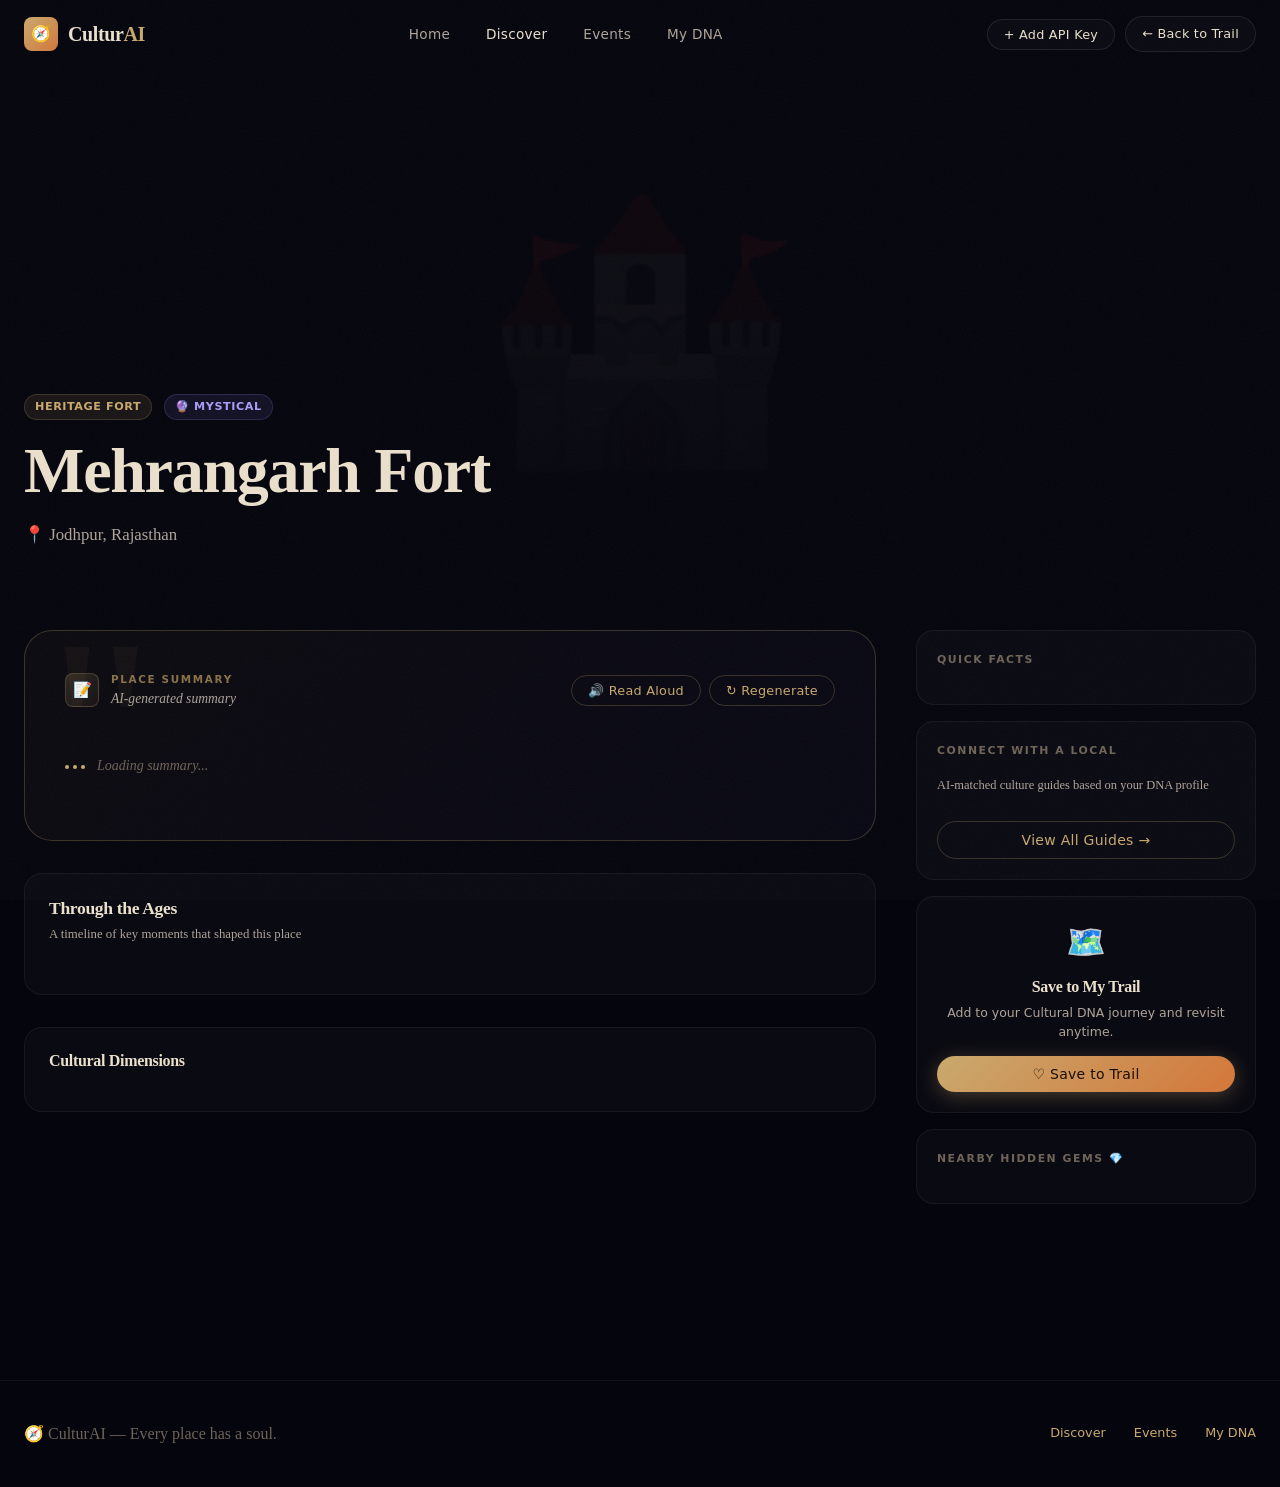
<file: place.html>
<!DOCTYPE html>
<html lang="en">
<head>
  <meta charset="UTF-8" />
  <meta http-equiv="Content-Security-Policy" content="default-src 'self' 'unsafe-inline' 'unsafe-eval' https://generativelanguage.googleapis.com https://fonts.googleapis.com https://fonts.gstatic.com data:; img-src 'self' data: https:;">
  <meta name="viewport" content="width=device-width, initial-scale=1.0" />
  <title id="page-title">Place — CulturAI</title>
  <meta name="description" content="Hear the story of this place through CulturAI's immersive AI-generated cultural narrative." />
  <link rel="icon" href="data:image/svg+xml,<svg xmlns='http://www.w3.org/2000/svg' viewBox='0 0 100 100'><text y='.9em' font-size='90'>🧭</text></svg>" />
  <link rel="stylesheet" href="css/styles.css" />
</head>
<body>

<!-- ═══ NAVIGATION ════════════════════════════════════════════ -->
<nav class="nav scrolled" id="main-nav">
  <div class="nav-inner">
    <a href="index.html" class="nav-logo">
      <div class="nav-logo-mark">🧭</div>
      <span class="nav-logo-name">Cultur<span>AI</span></span>
    </a>
    <ul class="nav-links">
      <li><a href="index.html">Home</a></li>
      <li><a href="discover.html" class="active">Discover</a></li>
      <li><a href="events.html">Events</a></li>
      <li><a href="profile.html">My DNA</a></li>
    </ul>
    <div class="nav-actions">
      <button id="api-key-btn" class="btn btn-ghost btn-sm">+ Add API Key</button>
      <a href="discover.html" class="btn btn-ghost btn-sm">← Back to Trail</a>
    </div>
  </div>
</nav>

<!-- ═══ PLACE HERO ════════════════════════════════════════════ -->
<div class="place-hero" id="place-hero">
  <div class="place-hero-emoji" id="hero-emoji">🏰</div>
  <div class="place-hero-grad"></div>
  <div class="place-hero-content">
    <div class="place-hero-eyebrow">
      <span class="badge badge-gold" id="place-type">Heritage Site</span>
      <span class="badge badge-purple" id="place-vibe">✦ Mystical</span>
    </div>
    <h1 class="place-hero-title" id="place-name">Loading...</h1>
    <p class="place-hero-sub" id="place-location">—</p>
  </div>
</div>

<!-- ═══ PLACE CONTENT ════════════════════════════════════════ -->
<div class="place-layout" id="place-layout">

  <!-- Main Column -->
  <div class="place-main">

    <!-- Whisper Box -->
    <div class="whisper-box">
      <div class="whisper-head">
        <div class="whisper-chip">📝</div>
        <div>
          <div class="whisper-label">Place Summary</div>
          <div class="whisper-sublabel" id="whisper-subtitle">AI-generated summary</div>
        </div>
        <div style="margin-left:auto; display:flex; gap:8px;">
          <button class="btn btn-outline btn-sm" id="tts-btn" title="Read aloud">🔊 Read Aloud</button>
          <button class="btn btn-outline btn-sm" id="regenerate-btn" title="Regenerate story">↻ Regenerate</button>
        </div>
      </div>
      <div class="whisper-text" id="whisper-content">
        <div class="generating">
          <div class="gen-dots"><div class="gen-dot"></div><div class="gen-dot"></div><div class="gen-dot"></div></div>
          Loading summary...
        </div>
      </div>
    </div>

    <!-- Historical Timeline -->
    <div class="card" style="margin-bottom:32px">
      <h3 style="font-family:var(--serif);margin-bottom:6px;font-size:1.1rem">Through the Ages</h3>
      <p style="font-size:0.8rem;color:var(--text-2);margin-bottom:24px;font-family:var(--reading)">A timeline of key moments that shaped this place</p>
      <div class="timeline" id="timeline-content">
        <!-- Rendered by JS -->
      </div>
    </div>

    <!-- Cultural Tags -->
    <div class="card reveal" style="margin-bottom:32px">
      <h3 style="font-family:var(--serif);margin-bottom:16px;font-size:1rem">Cultural Dimensions</h3>
      <div id="cultural-tags" style="display:flex;flex-wrap:wrap;gap:8px">
        <!-- Rendered by JS -->
      </div>
    </div>

  </div>

  <!-- Sidebar -->
  <div class="place-sidebar">

    <!-- Quick Facts -->
    <div class="sidebar-card" id="facts-card">
      <div class="sidebar-ttl">Quick Facts</div>
      <div id="quick-facts">
        <!-- Rendered by JS -->
      </div>
    </div>

    <!-- Connect with Guides -->
    <div class="sidebar-card">
      <div class="sidebar-ttl">Connect with a Local</div>
      <p style="font-size:0.78rem;color:var(--text-2);margin-bottom:14px;font-family:var(--reading);line-height:1.5;">
        AI-matched culture guides based on your DNA profile
      </p>
      <div id="guides-list">
        <!-- Rendered by JS -->
      </div>
      <button class="btn btn-outline" style="width:100%;margin-top:12px;justify-content:center" onclick="showToast('Connecting you with local guides...','info')">
        View All Guides →
      </button>
    </div>

    <!-- Add to Trail -->
    <div class="sidebar-card" style="text-align:center">
      <div style="font-size:2rem;margin-bottom:10px">🗺️</div>
      <h3 style="font-family:var(--serif);font-size:1rem;margin-bottom:8px">Save to My Trail</h3>
      <p style="font-size:0.78rem;color:var(--text-2);margin-bottom:14px;line-height:1.5">Add to your Cultural DNA journey and revisit anytime.</p>
      <button class="btn btn-primary" style="width:100%;justify-content:center" id="save-trail-btn">
        ♡ Save to Trail
      </button>
    </div>

    <!-- Related Hidden Gems -->
    <div class="sidebar-card">
      <div class="sidebar-ttl">Nearby Hidden Gems 💎</div>
      <div id="related-gems">
        <!-- Rendered by JS -->
      </div>
    </div>

  </div>
</div>

<!-- ═══ API KEY MODAL ═════════════════════════════════════════ -->
<div class="overlay" id="api-modal">
  <div class="modal">
    <div class="modal-head">
      <div><h3 style="font-family:var(--serif);margin-bottom:4px">🔑 Gemini API Key</h3><p style="font-size:0.82rem;color:var(--text-2)">Enable live AI story generation</p></div>
      <button class="modal-close" id="api-modal-close">✕</button>
    </div>
    <div style="background:rgba(201,169,110,0.05);border:1px solid rgba(201,169,110,0.15);border-radius:12px;padding:16px;margin-bottom:20px;font-size:0.82rem;color:var(--text-2);line-height:1.6;">
      Get your free key from <a href="https://aistudio.google.com" target="_blank" style="color:var(--gold)">Google AI Studio →</a>
    </div>
    <input class="input" id="api-key-input" type="password" placeholder="Paste your API key here" style="margin-bottom:8px;" />
    <div id="api-key-status" style="font-size:0.78rem;color:var(--text-3);margin-bottom:16px;min-height:18px;"></div>
    <div style="display:flex;gap:10px;">
      <button class="btn btn-primary" id="api-key-save" style="flex:1">Save Key</button>
      <button class="btn btn-ghost" onclick="document.getElementById('api-modal').classList.remove('open')" style="flex:1">Cancel</button>
    </div>
  </div>
</div>

<!-- ═══ FOOTER ════════════════════════════════════════════════ -->
<footer class="footer" style="margin-top:80px">
  <div class="footer-inner">
    <div class="footer-brand">🧭 CulturAI — Every place has a soul.</div>
    <div class="footer-links">
      <a href="discover.html">Discover</a>
      <a href="events.html">Events</a>
      <a href="profile.html">My DNA</a>
    </div>
  </div>
</footer>

<script src="js/data.js"></script>
<script src="js/app.js"></script>
<script>
/* ── Place Page Logic ─────────────────────────────────────────── */
const placeId = getParam('id') || 'mehrangarh';
let place = null;
let whisperInterval = null;

// Close modals
document.getElementById('api-modal-close').addEventListener('click', () => document.getElementById('api-modal').classList.remove('open'));



/* ── Render Whisper ───────────────────────────────────────────── */
async function loadWhisper() {
  const content = document.getElementById('whisper-content');
  content.innerHTML = `
    <div class="generating">
      <div class="gen-dots"><div class="gen-dot"></div><div class="gen-dot"></div><div class="gen-dot"></div></div>
      ${GEMINI.apiKey ? 'Generating with Gemini AI...' : 'The place is speaking...'}
    </div>
  `;

  const destId = findDestForPlace(placeId);
  const destName = CULTURAI_DATA.destinations.find(d => d.id === destId)?.name || destId;
  const paragraphs = await GEMINI.getWhisper(placeId, place.name, destName, place.shortDesc);
  
  if (GEMINI.apiKey && (!paragraphs || paragraphs.length < 2)) {
    showToast('AI story generation failed. Falling back to curated offline story.', 'info');
  }
  
  content.innerHTML = '';

  paragraphs.forEach((text, idx) => {
    const p = document.createElement('p');
    content.appendChild(p);
    setTimeout(() => {
      typewriterEffect(p, text, 10);
    }, idx * 3200);
  });

  document.getElementById('whisper-subtitle').textContent = GEMINI.apiKey
    ? `Live · Gemini ${GEMINI.model} · ${place.name}`
    : `Curated summary · ${place.name}`;
}

// Text to Speech
let isSpeaking = false;
document.getElementById('tts-btn').addEventListener('click', function() {
  if (isSpeaking) {
    window.speechSynthesis.cancel();
    isSpeaking = false;
    this.textContent = '🔊 Read Aloud';
    return;
  }
  const text = Array.from(document.getElementById('whisper-content').querySelectorAll('p')).map(p => p.textContent).join(' ');
  if (!text) return;
  const utterance = new SpeechSynthesisUtterance(text);
  utterance.onend = () => {
    isSpeaking = false;
    document.getElementById('tts-btn').textContent = '🔊 Read Aloud';
  };
  window.speechSynthesis.speak(utterance);
  isSpeaking = true;
  this.textContent = '⏹️ Stop Reading';
});

/* ── Render Timeline ──────────────────────────────────────────── */
function renderTimeline(timeline) {
  const el = document.getElementById('timeline-content');
  el.innerHTML = (timeline || []).map(t => `
    <div class="tl-item">
      <div class="tl-dot"></div>
      <div class="tl-year">${t.year}</div>
      <div class="tl-text">${t.text}</div>
    </div>
  `).join('');
}

/* ── Render Guides ────────────────────────────────────────────── */
function renderGuides(guides) {
  const el = document.getElementById('guides-list');
  el.innerHTML = (guides || []).map(g => `
    <div class="guide-row">
      <div class="guide-avatar">${g.avatar}</div>
      <div class="guide-info">
        <div class="guide-name">${g.name}</div>
        <div class="guide-role">${g.role}</div>
      </div>
      <div class="guide-stars">${g.rating}</div>
    </div>
  `).join('');
}

/* ── Render Quick Facts ───────────────────────────────────────── */
function renderFacts(place) {
  const facts = [
    { icon: '📍', label: 'Location', value: place.location },
    { icon: '🏷️', label: 'Type',     value: place.type },
    { icon: '⭐', label: 'Rating',   value: `${place.rating}/5.0` },
    { icon: '💡', label: 'Best For', value: (place.vibes||[]).join(', ') },
  ];
  document.getElementById('quick-facts').innerHTML = facts.map(f => `
    <div style="display:flex;align-items:flex-start;gap:10px;padding:10px 0;border-bottom:1px solid var(--border-f)">
      <span style="font-size:1rem;flex-shrink:0">${f.icon}</span>
      <div>
        <div style="font-size:0.65rem;color:var(--text-3);text-transform:uppercase;letter-spacing:0.1em">${f.label}</div>
        <div style="font-size:0.85rem;color:var(--text-1);font-weight:500">${f.value}</div>
      </div>
    </div>
  `).join('');
}

/* ── Render Related Gems (By Distance) ────────────────────────── */
function renderRelatedGems() {
  if (!place || !place.lat || !place.lng) return;
  
  // Flatten all places from all destinations
  let allPlaces = [];
  Object.values(CULTURAI_DATA.places).forEach(arr => allPlaces.push(...arr));
  
  // Calculate euclidean distance
  allPlaces.forEach(p => {
    if (p.id === place.id || !p.lat || !p.lng) { p._dist = Infinity; return; }
    const dLat = p.lat - place.lat;
    const dLng = p.lng - place.lng;
    p._dist = Math.sqrt(dLat*dLat + dLng*dLng);
  });
  
  // Sort by distance and pick top 3
  const nearby = allPlaces.sort((a, b) => a._dist - b._dist).slice(0, 3);

  const el = document.getElementById('related-gems');
  el.innerHTML = nearby.length ? nearby.map(g => `
    <div class="gem-card" onclick="window.location.href='place.html?id=${g.id}'" style="cursor:pointer;margin-bottom:8px;display:flex;gap:12px;align-items:center;">
      <div class="gem-icon" style="font-size:1.8rem;">${g.emoji}</div>
      <div>
        <div class="gem-name" style="font-size:0.9rem;font-weight:500;color:var(--text-1);">${g.name}</div>
        <div class="gem-desc" style="font-size:0.75rem;color:var(--text-2);">${(g.shortDesc||'').slice(0,80)}...</div>
      </div>
    </div>
  `).join('') : '<p style="font-size:0.78rem;color:var(--text-3);font-style:italic">No nearby gems found.</p>';
}

/* ── Parallax on Hero Emoji ───────────────────────────────────── */
function initParallax() {
  window.addEventListener('scroll', () => {
    const y = window.scrollY;
    const emoji = document.getElementById('hero-emoji');
    if (emoji) emoji.style.transform = `translateY(${y * 0.3}px)`;
  }, { passive: true });
}

/* ── Find Destination for Place ───────────────────────────────── */
function findDestForPlace(placeId) {
  for (const [destId, places] of Object.entries(CULTURAI_DATA.places)) {
    if (places.find(p => p.id === placeId)) return destId;
  }
  return 'rajasthan';
}

/* ── Save Trail Button ────────────────────────────────────────── */
document.getElementById('save-trail-btn').addEventListener('click', function() {
  this.textContent = '✓ Saved!';
  this.style.background = 'linear-gradient(135deg,var(--sage),#5E9948)';
  showToast('Added to your Cultural Trail!', 'success');
  setTimeout(() => {
    this.textContent = '♡ Save to Trail';
    this.style.background = '';
  }, 2500);
});

/* ── Regenerate Button ────────────────────────────────────────── */
document.getElementById('regenerate-btn').addEventListener('click', () => {
  loadWhisper();
});

/* ── Main Init ────────────────────────────────────────────────── */
document.addEventListener('DOMContentLoaded', async () => {
  // Find place
  place = findPlaceById(placeId);
  if (!place) {
    document.getElementById('place-name').textContent = 'Place not found';
    return;
  }

  const destId = findDestForPlace(placeId);

  // Update page title & meta
  document.getElementById('page-title').textContent = `${place.name} — CulturAI`;
  document.getElementById('hero-emoji').textContent = place.emoji;
  document.getElementById('place-name').textContent = place.name;
  document.getElementById('place-location').textContent = `📍 ${place.location}`;
  document.getElementById('place-type').textContent = place.type || 'Cultural Site';
  document.getElementById('place-vibe').textContent = `${CULTURAI_DATA.vibes.find(v => v.id === (place.vibes||[])[0])?.emoji || '✦'} ${(place.vibes||[])[0]?.charAt(0).toUpperCase() + (place.vibes||[])[0]?.slice(1) || 'Cultural'}`;
  document.getElementById('audio-title').textContent = `🎧 Audio Journey — ${place.name}`;

  // Cultural tags - initial render
  const tagsEl = document.getElementById('cultural-tags');
  const badgeClasses = ['badge-gold','badge-purple','badge-teal','badge-rose','badge-sage','badge-amber'];
  
  function renderTags(tags) {
    tagsEl.innerHTML = '';
    (tags || []).forEach((tag, i) => {
      const a = document.createElement('a');
      a.className = `badge ${badgeClasses[i % badgeClasses.length]}`;
      a.textContent = tag;
      // Search Wikipedia for the tag context
      a.href = `https://en.wikipedia.org/wiki/Special:Search?search=${encodeURIComponent(tag + ' ' + place.name)}`;
      a.target = '_blank';
      a.style.textDecoration = 'none';
      tagsEl.appendChild(a);
    });
  }
  renderTags(place.tags);

  // Live AI Details (Timeline, Guides, Tags)
  if (GEMINI.apiKey) {
    const destName = CULTURAI_DATA.destinations.find(d => d.id === destId)?.name || destId;
    const details = await GEMINI.generatePlaceDetail(place.name, destName);
    if (details) {
      if (details.tags) renderTags(details.tags);
      if (details.timeline) place.timeline = details.timeline;
      if (details.guides) place.guides = details.guides;
      if (details.type) document.getElementById('place-type').textContent = details.type;
      if (details.googleRating) place.rating = details.googleRating;
    } else {
      showToast('AI details generation failed. Showing offline curated details.', 'error');
    }
  } else {
    showToast('No API key. Showing offline curated place details.', 'info');
  }

  // Render sections after AI details might have updated 'place'
  renderTimeline(place.timeline);
  renderGuides(place.guides);
  renderFacts(place);
  renderRelatedGems();

  // Init parallax
  initParallax();
  initReveal();

  // Load whisper (main feature)
  await loadWhisper();
});
</script>
</body>
</html>
</file>
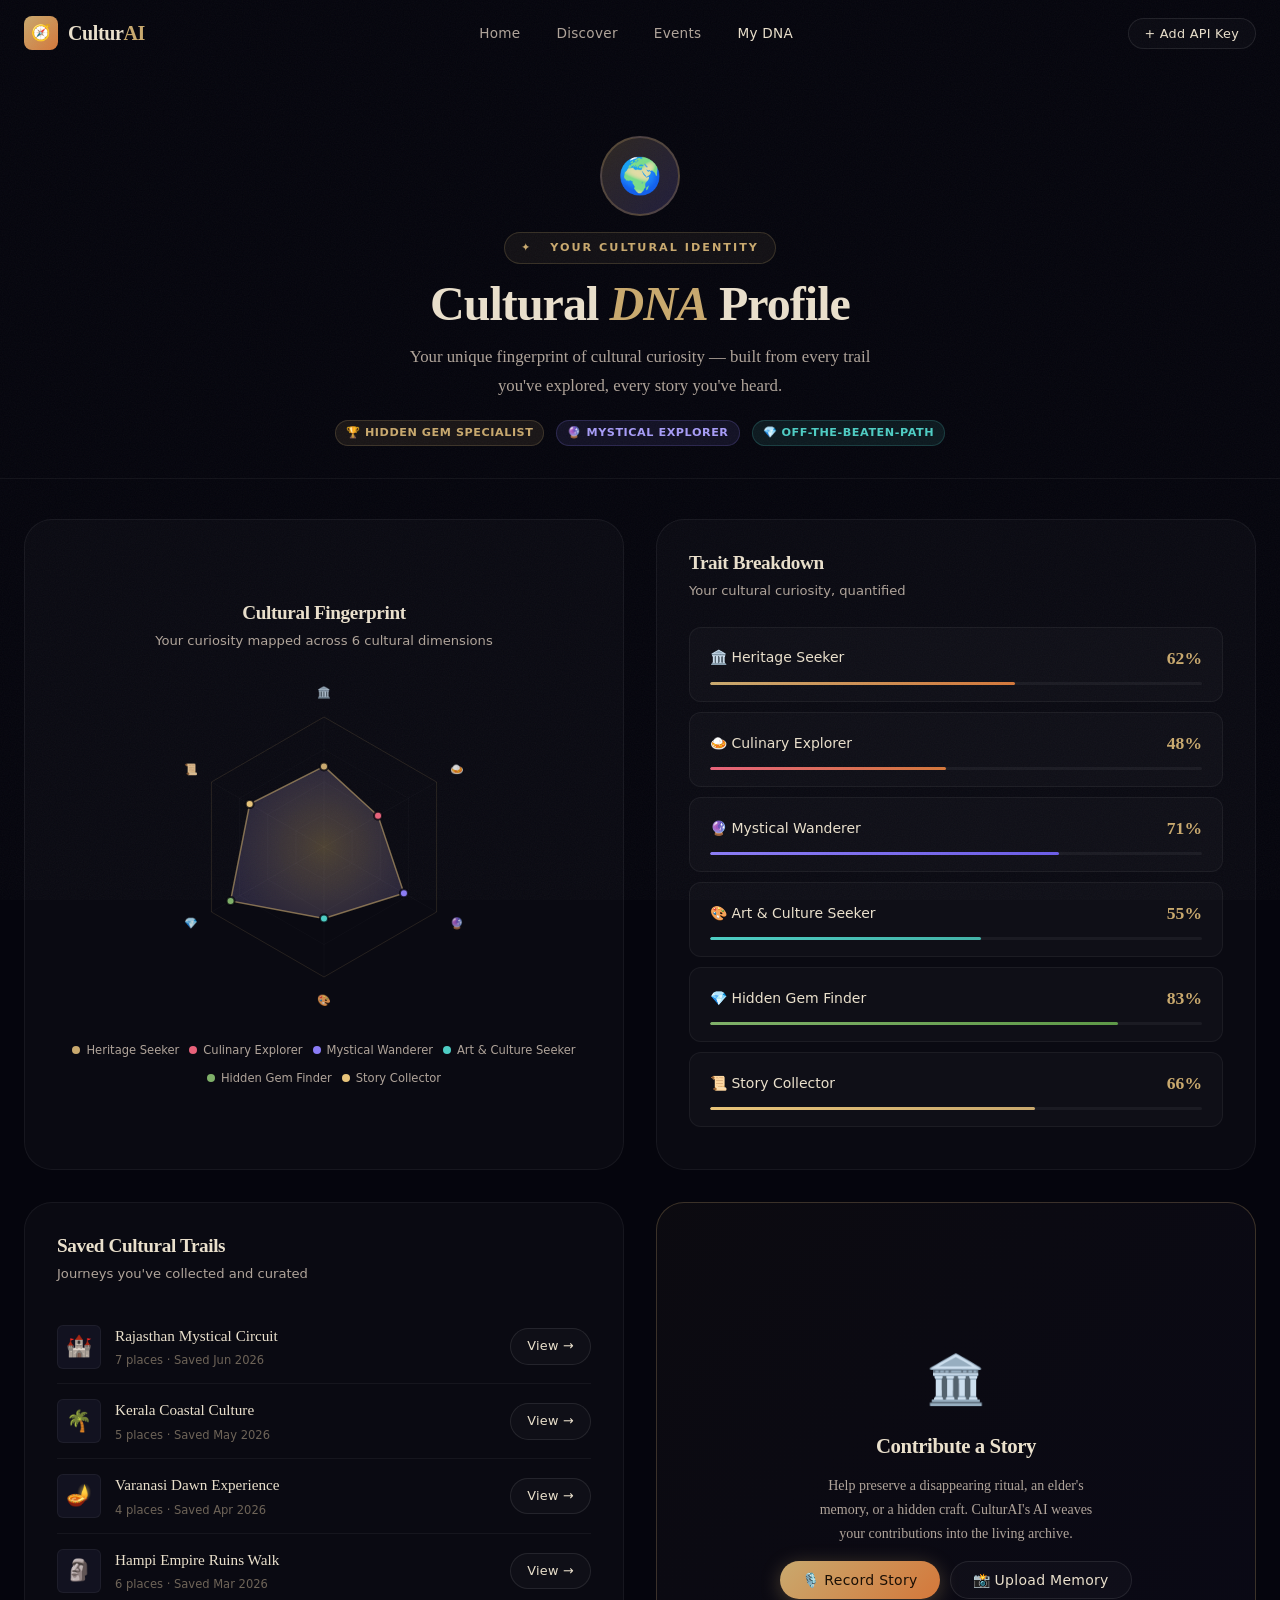
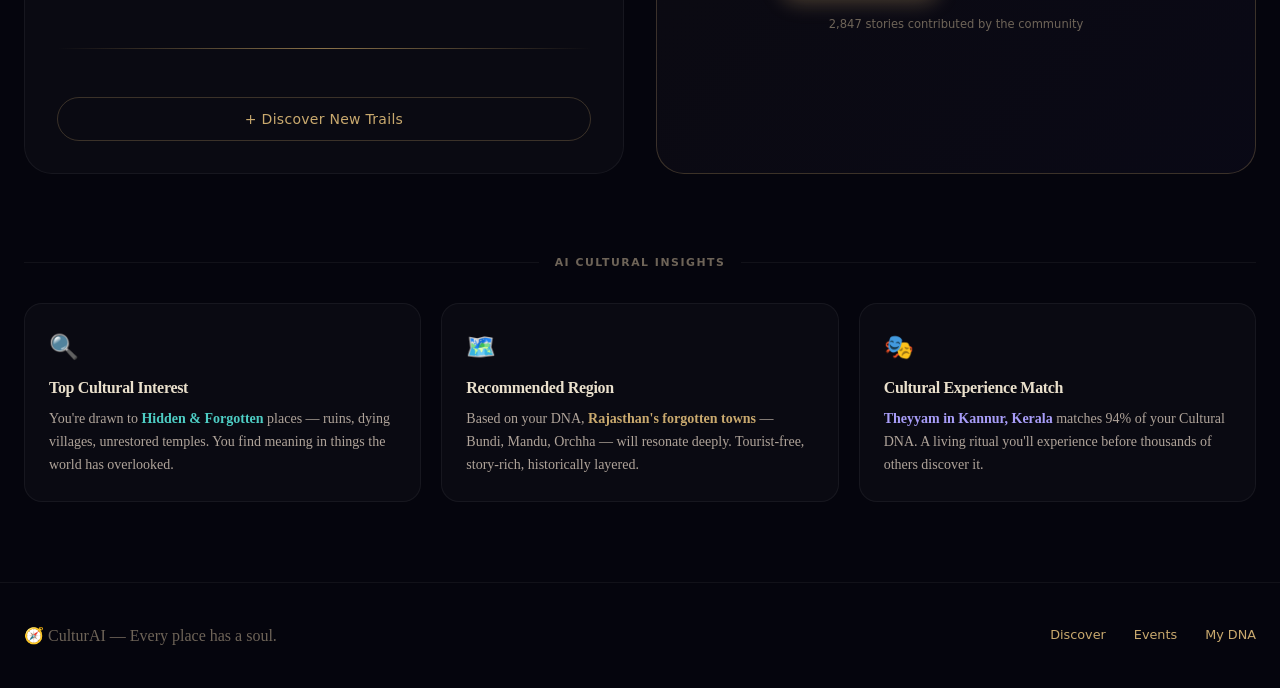
<file: profile.html>
<!DOCTYPE html>
<html lang="en">
<head>
  <meta charset="UTF-8" />
  <meta http-equiv="Content-Security-Policy" content="default-src 'self' 'unsafe-inline' 'unsafe-eval' https://generativelanguage.googleapis.com https://fonts.googleapis.com https://fonts.gstatic.com data:; img-src 'self' data: https:;">
  <meta name="viewport" content="width=device-width, initial-scale=1.0" />
  <title>My Cultural DNA — CulturAI</title>
  <meta name="description" content="Discover your Cultural DNA — a unique fingerprint of your travel curiosity across heritage, mystical, culinary, art, and more." />
  <link rel="icon" href="data:image/svg+xml,<svg xmlns='http://www.w3.org/2000/svg' viewBox='0 0 100 100'><text y='.9em' font-size='90'>🧭</text></svg>" />
  <link rel="stylesheet" href="css/styles.css" />
</head>
<body>

<!-- ═══ NAVIGATION ════════════════════════════════════════════ -->
<nav class="nav scrolled" id="main-nav">
  <div class="nav-inner">
    <a href="index.html" class="nav-logo">
      <div class="nav-logo-mark">🧭</div>
      <span class="nav-logo-name">Cultur<span>AI</span></span>
    </a>
    <ul class="nav-links">
      <li><a href="index.html">Home</a></li>
      <li><a href="discover.html">Discover</a></li>
      <li><a href="events.html">Events</a></li>
      <li><a href="profile.html" class="active">My DNA</a></li>
    </ul>
    <div class="nav-actions">
      <button id="api-key-btn" class="btn btn-ghost btn-sm">+ Add API Key</button>
    </div>
  </div>
</nav>

<!-- ═══ PROFILE HEADER ════════════════════════════════════════ -->
<div class="profile-page">
  <div class="profile-header">
    <div class="profile-avatar">🌍</div>
    <div class="hero-eyebrow" style="justify-content:center;margin-bottom:12px">✦ &nbsp; Your Cultural Identity</div>
    <h1 style="font-family:var(--serif);font-size:clamp(2rem,4vw,3rem);margin-bottom:12px">
      Cultural <em style="font-style:italic;color:var(--gold)">DNA</em> Profile
    </h1>
    <p style="color:var(--text-2);font-family:var(--reading);font-size:1.05rem;max-width:480px;margin:0 auto 20px;line-height:1.7;">
      Your unique fingerprint of cultural curiosity — built from every trail you've explored, every story you've heard.
    </p>
    <div style="display:flex;gap:12px;justify-content:center;flex-wrap:wrap">
      <span class="badge badge-gold">🏆 Hidden Gem Specialist</span>
      <span class="badge badge-purple">🔮 Mystical Explorer</span>
      <span class="badge badge-teal">💎 Off-the-Beaten-Path</span>
    </div>
  </div>

  <!-- ═══ DNA GRID ══════════════════════════════════════════════ -->
  <div class="dna-grid">

    <!-- Radar Chart -->
    <div class="dna-card" style="align-items:center;justify-content:center;display:flex;flex-direction:column">
      <h3 class="dna-card-title">Cultural Fingerprint</h3>
      <p class="dna-card-sub">Your curiosity mapped across 6 cultural dimensions</p>
      <canvas id="dna-radar" width="340" height="340"></canvas>
      <div style="display:flex;flex-wrap:wrap;gap:10px;margin-top:24px;justify-content:center" id="dna-legend"></div>
    </div>

    <!-- Trait Bars -->
    <div class="dna-card">
      <h3 class="dna-card-title">Trait Breakdown</h3>
      <p class="dna-card-sub">Your cultural curiosity, quantified</p>
      <div id="trait-bars">
        <!-- Rendered by JS -->
      </div>
    </div>

    <!-- Saved Trails -->
    <div class="dna-card">
      <h3 class="dna-card-title">Saved Cultural Trails</h3>
      <p class="dna-card-sub">Journeys you've collected and curated</p>
      <div id="saved-trails">
        <!-- Rendered by JS -->
      </div>
      <div class="divider-gold"></div>
      <a href="discover.html" class="btn btn-outline" style="width:100%;justify-content:center;margin-top:8px">
        + Discover New Trails
      </a>
    </div>

    <!-- Contribution Section -->
    <div class="dna-card" style="text-align:center;display:flex;flex-direction:column;align-items:center;justify-content:center;gap:16px;background:linear-gradient(135deg,rgba(201,169,110,0.04),rgba(139,124,246,0.04));border-color:var(--border-g)">
      <div style="font-size:3rem">🏛️</div>
      <h3 style="font-family:var(--serif);font-size:1.3rem">Contribute a Story</h3>
      <p style="font-size:0.875rem;color:var(--text-2);line-height:1.7;max-width:300px;font-family:var(--reading);">
        Help preserve a disappearing ritual, an elder's memory, or a hidden craft. CulturAI's AI weaves your contributions into the living archive.
      </p>
      <div style="display:flex;gap:10px;flex-wrap:wrap;justify-content:center">
        <button class="btn btn-primary" onclick="showToast('Story contribution coming soon! 🎙️','info')">🎙️ Record Story</button>
        <button class="btn btn-ghost" onclick="showToast('Upload a photo or document','info')">📸 Upload Memory</button>
      </div>
      <p style="font-size:0.72rem;color:var(--text-3)">2,847 stories contributed by the community</p>
    </div>

  </div>

  <!-- ═══ INSIGHTS SECTION ════════════════════════════════════ -->
  <div style="max-width:1280px;margin:0 auto;padding:0 24px 80px">
    <div class="section-eyebrow reveal" style="margin-bottom:32px">AI Cultural Insights</div>

    <div style="display:grid;grid-template-columns:repeat(3,1fr);gap:20px" id="insights-grid">

      <div class="card reveal">
        <div style="font-size:1.5rem;margin-bottom:12px">🔍</div>
        <h3 style="font-family:var(--serif);font-size:1rem;margin-bottom:10px">Top Cultural Interest</h3>
        <p style="font-size:0.875rem;color:var(--text-2);line-height:1.65;font-family:var(--reading)">
          You're drawn to <strong style="color:var(--teal)">Hidden & Forgotten</strong> places — ruins, dying villages, unrestored temples. You find meaning in things the world has overlooked.
        </p>
      </div>

      <div class="card reveal" style="transition-delay:0.1s">
        <div style="font-size:1.5rem;margin-bottom:12px">🗺️</div>
        <h3 style="font-family:var(--serif);font-size:1rem;margin-bottom:10px">Recommended Region</h3>
        <p style="font-size:0.875rem;color:var(--text-2);line-height:1.65;font-family:var(--reading)">
          Based on your DNA, <strong style="color:var(--gold)">Rajasthan's forgotten towns</strong> — Bundi, Mandu, Orchha — will resonate deeply. Tourist-free, story-rich, historically layered.
        </p>
      </div>

      <div class="card reveal" style="transition-delay:0.2s">
        <div style="font-size:1.5rem;margin-bottom:12px">🎭</div>
        <h3 style="font-family:var(--serif);font-size:1rem;margin-bottom:10px">Cultural Experience Match</h3>
        <p style="font-size:0.875rem;color:var(--text-2);line-height:1.65;font-family:var(--reading)">
          <strong style="color:var(--purple-br)">Theyyam in Kannur, Kerala</strong> matches 94% of your Cultural DNA. A living ritual you'll experience before thousands of others discover it.
        </p>
      </div>

    </div>
  </div>
</div>

<!-- ═══ API KEY MODAL ═════════════════════════════════════════ -->
<div class="overlay" id="api-modal">
  <div class="modal">
    <div class="modal-head">
      <div><h3 style="font-family:var(--serif);margin-bottom:4px">🔑 Gemini API Key</h3><p style="font-size:0.82rem;color:var(--text-2)">Enable live AI story generation</p></div>
      <button class="modal-close" id="api-modal-close">✕</button>
    </div>
    <div style="background:rgba(201,169,110,0.05);border:1px solid rgba(201,169,110,0.15);border-radius:12px;padding:16px;margin-bottom:20px;font-size:0.82rem;color:var(--text-2);line-height:1.6;">
      Get your free key from <a href="https://aistudio.google.com" target="_blank" style="color:var(--gold)">Google AI Studio →</a>
    </div>
    <input class="input" id="api-key-input" type="password" placeholder="Paste your API key here" style="margin-bottom:8px;" />
    <div id="api-key-status" style="font-size:0.78rem;color:var(--text-3);margin-bottom:16px;min-height:18px;"></div>
    <div style="display:flex;gap:10px;">
      <button class="btn btn-primary" id="api-key-save" style="flex:1">Save Key</button>
      <button class="btn btn-ghost" onclick="document.getElementById('api-modal').classList.remove('open')" style="flex:1">Cancel</button>
    </div>
  </div>
</div>

<!-- ═══ FOOTER ════════════════════════════════════════════════ -->
<footer class="footer">
  <div class="footer-inner">
    <div class="footer-brand">🧭 CulturAI — Every place has a soul.</div>
    <div class="footer-links">
      <a href="discover.html">Discover</a>
      <a href="events.html">Events</a>
      <a href="profile.html">My DNA</a>
    </div>
  </div>
</footer>

<script src="js/data.js"></script>
<script src="js/app.js"></script>
<script>
document.getElementById('api-modal-close').addEventListener('click', () => document.getElementById('api-modal').classList.remove('open'));

document.addEventListener('DOMContentLoaded', () => {
  const traits = CULTURAI_DATA.dnaTraits;

  /* Draw radar */
  drawDNARadar('dna-radar', traits);

  /* Legend */
  const legend = document.getElementById('dna-legend');
  traits.forEach(t => {
    const dot = document.createElement('div');
    dot.style.cssText = `display:flex;align-items:center;gap:6px;font-size:0.72rem;color:var(--text-2)`;
    dot.innerHTML = `<span style="width:8px;height:8px;border-radius:50%;background:${t.color};flex-shrink:0"></span>${t.label}`;
    legend.appendChild(dot);
  });

  /* Trait bars */
  const barsEl = document.getElementById('trait-bars');
  traits.forEach(t => {
    const row = document.createElement('div');
    row.className = 'trait-row';
    row.innerHTML = `
      <div class="trait-head">
        <div class="trait-name">${t.emoji} ${t.label}</div>
        <div class="trait-pct">${t.pct}%</div>
      </div>
      <div class="trait-bar">
        <div class="trait-fill" data-pct="${t.pct}" style="background:${t.fill}"></div>
      </div>
    `;
    barsEl.appendChild(row);
  });
  animateTraitBars();

  /* Saved trails */
  const trailsEl = document.getElementById('saved-trails');
  CULTURAI_DATA.savedTrails.forEach(t => {
    const row = document.createElement('div');
    row.className = 'saved-trail';
    row.innerHTML = `
      <div class="saved-icon">${t.emoji}</div>
      <div class="saved-info">
        <div class="saved-name">${t.name}</div>
        <div class="saved-meta">${t.places} places · ${t.date}</div>
      </div>
      <a href="discover.html" class="btn btn-ghost btn-sm">View →</a>
    `;
    trailsEl.appendChild(row);
  });

  initReveal();
});
</script>
</body>
</html>
</file>
<file: css/styles.css>
/* ============================================================
   CULTURAI — Design System
   Dark Academia × Modern Travel
   ============================================================ */

@import url('https://fonts.googleapis.com/css2?family=Playfair+Display:ital,wght@0,400;0,500;0,600;0,700;1,400;1,500&family=Inter:wght@300;400;500;600&family=Crimson+Pro:ital,wght@0,300;0,400;1,300;1,400&display=swap');

/* === DESIGN TOKENS === */
:root {
  --bg-void:      #05050D;
  --bg-deep:      #080812;
  --bg-surface:   #0D0D1A;
  --bg-elevated:  #121220;
  --bg-card:      rgba(255,255,255,0.025);
  --bg-card-hov:  rgba(255,255,255,0.05);
  --bg-glass:     rgba(10,10,22,0.75);

  --gold:         #C9A96E;
  --gold-br:      #E8C47A;
  --gold-dim:     #8A7249;
  --amber:        #D4773A;
  --purple:       #8B7CF6;
  --purple-br:    #A89DF8;
  --teal:         #4ECDC4;
  --rose:         #E8627A;
  --sage:         #7FB069;

  --text-1:       #EAE0CC;
  --text-2:       #B0A49A;
  --text-3:       #6E6458;
  --text-w:       #D4C4A8;

  --border-f:     rgba(255,255,255,0.05);
  --border-s:     rgba(255,255,255,0.09);
  --border-m:     rgba(255,255,255,0.16);
  --border-g:     rgba(201,169,110,0.25);
  --border-gb:    rgba(201,169,110,0.5);

  --serif:        'Playfair Display', Georgia, serif;
  --sans:         'Inter', system-ui, -apple-system, sans-serif;
  --reading:      'Crimson Pro', Georgia, serif;

  --r-sm:  6px;
  --r-md:  12px;
  --r-lg:  18px;
  --r-xl:  28px;
  --r-f:   9999px;

  --sh-md: 0 4px 20px rgba(0,0,0,0.5);
  --sh-lg: 0 8px 40px rgba(0,0,0,0.65);
  --glow-g: 0 0 35px rgba(201,169,110,0.2);
  --glow-gs: 0 0 60px rgba(201,169,110,0.38);
  --glow-p: 0 0 30px rgba(139,124,246,0.25);
  --glow-t: 0 0 30px rgba(78,205,196,0.2);

  --ease-out: cubic-bezier(0.0,0.0,0.2,1);
  --ease-io:  cubic-bezier(0.4,0.0,0.2,1);
  --tf: 150ms var(--ease-out);
  --tm: 300ms var(--ease-io);
  --ts: 600ms var(--ease-io);

  --z-nav:    100;
  --z-modal: 1000;
  --z-grain: 9999;
}

/* === RESET === */
*,*::before,*::after { box-sizing:border-box; margin:0; padding:0; }
html { scroll-behavior:smooth; -webkit-font-smoothing:antialiased; }
body {
  background: var(--bg-void);
  color: var(--text-1);
  font-family: var(--sans);
  font-size: 16px;
  line-height: 1.6;
  min-height: 100vh;
  overflow-x: hidden;
}

/* === GRAIN OVERLAY === */
body::after {
  content:'';
  position:fixed;
  inset:0;
  pointer-events:none;
  z-index: var(--z-grain);
  opacity:0.04;
  background-image:url("data:image/svg+xml,%3Csvg xmlns='http://www.w3.org/2000/svg' width='300' height='300'%3E%3Cfilter id='n'%3E%3CfeTurbulence type='fractalNoise' baseFrequency='0.85' numOctaves='4' stitchTiles='stitch'/%3E%3C/filter%3E%3Crect width='300' height='300' filter='url(%23n)'/%3E%3C/svg%3E");
}

/* === SELECTION / SCROLLBAR === */
::selection { background:rgba(201,169,110,0.28); color:var(--text-1); }
::-webkit-scrollbar { width:5px; }
::-webkit-scrollbar-track { background:var(--bg-deep); }
::-webkit-scrollbar-thumb { background:var(--border-s); border-radius:var(--r-f); }
::-webkit-scrollbar-thumb:hover { background:var(--gold-dim); }

/* === TYPOGRAPHY === */
h1,h2,h3 { font-family:var(--serif); font-weight:600; line-height:1.15; letter-spacing:-0.02em; }
h1 { font-size:clamp(2.5rem,5vw,4.5rem); }
h2 { font-size:clamp(1.8rem,3vw,2.8rem); }
h3 { font-size:clamp(1.1rem,2vw,1.4rem); }
p  { line-height:1.7; }
a  { color:var(--gold); text-decoration:none; transition:color var(--tf); }
a:hover { color:var(--gold-br); }

/* === LAYOUT === */
.container { max-width:1280px; margin:0 auto; padding:0 24px; }
.section   { padding:80px 0; }

/* === NAVIGATION === */
.nav {
  position:fixed; top:0; left:0; right:0;
  z-index:var(--z-nav);
  padding:16px 0;
  transition:background var(--tm), backdrop-filter var(--tm), border-color var(--tm);
  border-bottom:1px solid transparent;
}
.nav.scrolled {
  background:var(--bg-glass);
  backdrop-filter:blur(24px);
  -webkit-backdrop-filter:blur(24px);
  border-bottom-color:var(--border-f);
}
.nav-inner {
  display:flex; align-items:center; justify-content:space-between;
  max-width:1280px; margin:0 auto; padding:0 24px;
}
.nav-logo { display:flex; align-items:center; gap:10px; text-decoration:none; }
.nav-logo-mark {
  width:34px; height:34px;
  background:linear-gradient(135deg,var(--gold),var(--amber));
  border-radius:8px;
  display:flex; align-items:center; justify-content:center;
  font-size:16px; flex-shrink:0;
}
.nav-logo-name {
  font-family:var(--serif); font-size:1.25rem; font-weight:700;
  color:var(--text-1); letter-spacing:-0.02em;
}
.nav-logo-name span { color:var(--gold); }
.nav-links { display:flex; align-items:center; gap:36px; list-style:none; }
.nav-links a {
  font-size:0.85rem; font-weight:500; color:var(--text-2);
  transition:color var(--tf); letter-spacing:0.02em;
}
.nav-links a:hover,.nav-links a.active { color:var(--text-1); }
.nav-actions { display:flex; align-items:center; gap:10px; }

/* === BUTTONS === */
.btn {
  display:inline-flex; align-items:center; gap:8px;
  padding:10px 22px; border-radius:var(--r-f);
  font-family:var(--sans); font-size:0.875rem; font-weight:500;
  letter-spacing:0.02em; cursor:pointer; transition:all var(--tm);
  border:none; outline:none; text-decoration:none; white-space:nowrap;
}
.btn-primary {
  background:linear-gradient(135deg,var(--gold),var(--amber));
  color:#1A0F05;
  box-shadow:0 4px 20px rgba(201,169,110,0.32);
}
.btn-primary:hover { transform:translateY(-2px); box-shadow:0 6px 30px rgba(201,169,110,0.48); color:#1A0F05; }
.btn-ghost {
  background:var(--bg-card); color:var(--text-1);
  border:1px solid var(--border-s);
}
.btn-ghost:hover { background:var(--bg-card-hov); border-color:var(--border-m); color:var(--text-1); }
.btn-outline {
  background:transparent; color:var(--gold);
  border:1px solid var(--border-g);
}
.btn-outline:hover { background:rgba(201,169,110,0.07); border-color:var(--border-gb); color:var(--gold-br); }
.btn-sm { padding:7px 16px; font-size:0.8rem; }

/* === CARDS === */
.card {
  background:var(--bg-card); border:1px solid var(--border-f);
  border-radius:var(--r-lg); padding:24px;
  transition:all var(--tm); position:relative; overflow:hidden;
}
.card:hover {
  background:var(--bg-card-hov); border-color:var(--border-s);
  transform:translateY(-2px); box-shadow:var(--sh-lg);
}

/* === BADGES === */
.badge {
  display:inline-flex; align-items:center; gap:4px;
  padding:3px 10px; border-radius:var(--r-f);
  font-size:0.7rem; font-weight:600; letter-spacing:0.05em; text-transform:uppercase;
}
.badge-gold   { background:rgba(201,169,110,0.1); color:var(--gold);    border:1px solid rgba(201,169,110,0.2); }
.badge-purple { background:rgba(139,124,246,0.1); color:var(--purple-br); border:1px solid rgba(139,124,246,0.2); }
.badge-teal   { background:rgba(78,205,196,0.1);  color:var(--teal);    border:1px solid rgba(78,205,196,0.2); }
.badge-rose   { background:rgba(232,98,122,0.1);  color:var(--rose);    border:1px solid rgba(232,98,122,0.2); }
.badge-sage   { background:rgba(127,176,105,0.1); color:var(--sage);    border:1px solid rgba(127,176,105,0.2); }
.badge-amber  { background:rgba(212,119,58,0.1);  color:var(--amber);   border:1px solid rgba(212,119,58,0.2); }

/* === INPUT === */
.input {
  width:100%; background:rgba(255,255,255,0.04);
  border:1px solid var(--border-s); border-radius:var(--r-md);
  padding:12px 16px; color:var(--text-1);
  font-family:var(--sans); font-size:0.9rem;
  transition:all var(--tf); outline:none;
}
.input:focus { border-color:var(--gold-dim); box-shadow:0 0 0 3px rgba(201,169,110,0.1); }
.input::placeholder { color:var(--text-3); }

/* === SEARCH BAR === */
.search-wrap { position:relative; display:flex; align-items:center; }
.search-input {
  background:rgba(255,255,255,0.04); border:1px solid var(--border-s);
  border-radius:var(--r-f); padding:14px 22px; padding-left:48px;
  color:var(--text-1); font-size:1rem; font-family:var(--sans);
  width:100%; outline:none; transition:all var(--tm);
  backdrop-filter:blur(10px);
}
.search-input:focus {
  background:rgba(255,255,255,0.06);
  border-color:var(--border-g);
  box-shadow:var(--glow-g),0 0 0 3px rgba(201,169,110,0.08);
}
.search-input::placeholder { color:var(--text-3); }
.search-icon { position:absolute; left:18px; color:var(--text-3); pointer-events:none; }
.search-btn  { position:absolute; right:6px; }

/* ============================================================
   LANDING PAGE
   ============================================================ */

/* Hero */
.hero {
  position:relative; min-height:100vh;
  display:flex; flex-direction:column;
  align-items:center; justify-content:center;
  text-align:center;
  padding:120px 24px 80px;
  overflow:hidden;
}
.hero-bg { position:absolute; inset:0; z-index:0; }
.hero-orb {
  position:absolute; border-radius:50%;
  filter:blur(90px); opacity:0.13;
  animation:float 10s ease-in-out infinite;
}
.hero-orb-1 { width:650px; height:650px; background:radial-gradient(circle,var(--purple),transparent); top:-180px; right:-80px; }
.hero-orb-2 { width:550px; height:550px; background:radial-gradient(circle,var(--gold),transparent); bottom:-120px; left:-60px; animation-delay:-5s; }
.hero-orb-3 { width:350px; height:350px; background:radial-gradient(circle,var(--teal),transparent); top:35%; left:25%; animation-delay:-2.5s; opacity:0.07; }
.hero-grid {
  position:absolute; inset:0;
  background-image:
    linear-gradient(rgba(255,255,255,0.018) 1px, transparent 1px),
    linear-gradient(90deg, rgba(255,255,255,0.018) 1px, transparent 1px);
  background-size:64px 64px;
  mask-image:radial-gradient(ellipse at center, black 20%, transparent 75%);
}
.hero-content { position:relative; z-index:1; max-width:860px; }
.hero-eyebrow {
  display:inline-flex; align-items:center; gap:8px;
  font-size:0.7rem; font-weight:700; letter-spacing:0.18em; text-transform:uppercase;
  color:var(--gold); margin-bottom:24px;
  padding:6px 16px;
  background:rgba(201,169,110,0.07);
  border:1px solid rgba(201,169,110,0.2);
  border-radius:var(--r-f);
}
.hero-title {
  font-family:var(--serif);
  font-size:clamp(3rem,6.5vw,5.8rem);
  font-weight:700; line-height:1.08;
  letter-spacing:-0.03em;
  margin-bottom:24px; color:var(--text-1);
}
.hero-title em { font-style:italic; color:var(--gold); }
.hero-subtitle {
  font-size:clamp(1rem,2vw,1.2rem); color:var(--text-2);
  max-width:580px; margin:0 auto 48px;
  font-family:var(--reading); font-weight:300; line-height:1.75;
}
.hero-search { max-width:580px; margin:0 auto 20px; }
.hero-search-hint {
  font-size:0.75rem; color:var(--text-3);
  display:flex; justify-content:center; gap:16px;
}
.hero-scroll {
  position:absolute; bottom:36px; left:50%;
  transform:translateX(-50%);
  display:flex; flex-direction:column; align-items:center; gap:8px;
  color:var(--text-3); font-size:0.68rem; letter-spacing:0.12em; text-transform:uppercase;
  animation:fadeInUp 1s ease both 1.8s;
}
.hero-scroll-line {
  width:1px; height:44px;
  background:linear-gradient(var(--gold-dim),transparent);
  animation:pulse 2.5s ease infinite;
}

/* Vibe Selector */
.vibe-section { padding:80px 0; }
.section-eyebrow {
  display:flex; align-items:center; gap:16px;
  font-size:0.68rem; font-weight:700; letter-spacing:0.14em;
  text-transform:uppercase; color:var(--text-3);
  margin-bottom:16px;
}
.section-eyebrow::before,.section-eyebrow::after { content:''; flex:1; height:1px; background:var(--border-f); }
.section-title { font-family:var(--serif); text-align:center; margin-bottom:12px; }
.section-sub   { text-align:center; color:var(--text-2); margin-bottom:48px; font-family:var(--reading); font-size:1.05rem; }

.vibes-grid { display:grid; grid-template-columns:repeat(6,1fr); gap:16px; }
.vibe-card {
  cursor:pointer; border-radius:var(--r-lg); padding:28px 16px;
  text-align:center; border:1px solid var(--border-f);
  transition:all 0.4s cubic-bezier(0.4,0,0.2,1);
  position:relative; overflow:hidden; user-select:none;
  background:var(--bg-card);
}
.vibe-card::before {
  content:''; position:absolute; inset:0; opacity:0;
  transition:opacity 0.4s ease; pointer-events:none;
}
.vibe-card:hover::before,.vibe-card.active::before { opacity:1; }
.vibe-card:hover,.vibe-card.active { transform:translateY(-5px); }

.vibe-mystical::before  { background:radial-gradient(circle at center,rgba(139,124,246,0.18),transparent 70%); }
.vibe-mystical:hover,.vibe-mystical.active { border-color:rgba(139,124,246,0.45); box-shadow:0 0 32px rgba(139,124,246,0.18); }

.vibe-art::before       { background:radial-gradient(circle at center,rgba(212,119,58,0.18),transparent 70%); }
.vibe-art:hover,.vibe-art.active { border-color:rgba(212,119,58,0.45); box-shadow:0 0 32px rgba(212,119,58,0.18); }

.vibe-culinary::before  { background:radial-gradient(circle at center,rgba(201,169,110,0.18),transparent 70%); }
.vibe-culinary:hover,.vibe-culinary.active { border-color:rgba(201,169,110,0.45); box-shadow:var(--glow-g); }

.vibe-forgotten::before { background:radial-gradient(circle at center,rgba(78,205,196,0.18),transparent 70%); }
.vibe-forgotten:hover,.vibe-forgotten.active { border-color:rgba(78,205,196,0.45); box-shadow:var(--glow-t); }

.vibe-festivals::before { background:radial-gradient(circle at center,rgba(232,98,122,0.18),transparent 70%); }
.vibe-festivals:hover,.vibe-festivals.active { border-color:rgba(232,98,122,0.45); box-shadow:0 0 32px rgba(232,98,122,0.18); }

.vibe-colonial::before  { background:radial-gradient(circle at center,rgba(127,176,105,0.18),transparent 70%); }
.vibe-colonial:hover,.vibe-colonial.active { border-color:rgba(127,176,105,0.45); box-shadow:0 0 32px rgba(127,176,105,0.18); }

.vibe-icon { font-size:2.2rem; margin-bottom:12px; display:block; transition:transform 0.4s ease; }
.vibe-card:hover .vibe-icon { transform:scale(1.18) rotate(-4deg); }
.vibe-name { font-family:var(--serif); font-size:0.9rem; font-weight:600; color:var(--text-1); display:block; margin-bottom:6px; }
.vibe-desc { font-size:0.7rem; color:var(--text-3); line-height:1.45; }

/* Features */
.features-grid { display:grid; grid-template-columns:repeat(3,1fr); gap:20px; }
.feature-card {
  background:var(--bg-card); border:1px solid var(--border-f);
  border-radius:var(--r-lg); padding:36px 28px;
  transition:all var(--tm); position:relative; overflow:hidden;
}
.feature-card::after {
  content:''; position:absolute; top:0; left:0; right:0;
  height:1px; background:linear-gradient(90deg,transparent,var(--gold),transparent);
  opacity:0; transition:opacity var(--tm);
}
.feature-card:hover::after { opacity:1; }
.feature-card:hover { background:var(--bg-card-hov); transform:translateY(-4px); box-shadow:var(--sh-md); }
.feature-icon {
  width:52px; height:52px; border-radius:var(--r-md);
  display:flex; align-items:center; justify-content:center;
  font-size:1.4rem; margin-bottom:20px; border:1px solid var(--border-f);
}
.feature-title { font-family:var(--serif); font-size:1.1rem; margin-bottom:12px; }
.feature-text  { font-size:0.875rem; color:var(--text-2); line-height:1.7; }

/* Stats */
.stat-row {
  display:flex; justify-content:center; gap:72px;
  padding:52px 0; border-top:1px solid var(--border-f); border-bottom:1px solid var(--border-f);
}
.stat-number { font-family:var(--serif); font-size:2.8rem; font-weight:700; color:var(--gold); line-height:1; margin-bottom:8px; }
.stat-label  { font-size:0.75rem; color:var(--text-3); text-transform:uppercase; letter-spacing:0.1em; }

/* CTA Banner */
.cta-banner {
  background:linear-gradient(135deg,rgba(201,169,110,0.06),rgba(139,124,246,0.06));
  border:1px solid var(--border-g); border-radius:var(--r-xl);
  padding:60px 48px; text-align:center;
  margin:80px 0; position:relative; overflow:hidden;
}
.cta-banner::before {
  content:''; position:absolute; inset:0;
  background:radial-gradient(ellipse at center,rgba(201,169,110,0.08),transparent 60%);
  pointer-events:none;
}

/* ============================================================
   DISCOVER PAGE
   ============================================================ */
.discover-layout {
  display:grid; grid-template-columns:420px 1fr;
  height:calc(100vh - 68px); margin-top:68px;
}
.trail-panel {
  background:var(--bg-surface); border-right:1px solid var(--border-f);
  display:flex; flex-direction:column; overflow:hidden;
}
.trail-header { padding:20px; border-bottom:1px solid var(--border-f); flex-shrink:0; }
.trail-meta { display:flex; align-items:center; gap:8px; margin-bottom:10px; font-size:0.75rem; color:var(--text-3); }
.trail-title { font-family:var(--serif); font-size:1.4rem; margin-bottom:6px; }
.trail-sub   { font-size:0.82rem; color:var(--text-2); font-family:var(--reading); }
.trail-tabs  { display:flex; gap:4px; padding:12px 16px 0; }
.trail-tab {
  padding:6px 14px; border-radius:var(--r-f); font-size:0.75rem; font-weight:500;
  border:1px solid var(--border-f); background:none; color:var(--text-3); cursor:pointer;
  transition:all var(--tf);
}
.trail-tab.active { background:rgba(201,169,110,0.1); color:var(--gold); border-color:var(--border-g); }
.trail-list { flex:1; overflow-y:auto; padding:12px; display:flex; flex-direction:column; gap:10px; }

.place-card {
  background:var(--bg-card); border:1px solid var(--border-f);
  border-radius:var(--r-md); padding:14px; cursor:pointer;
  transition:all var(--tm); display:flex; gap:14px; align-items:flex-start;
}
.place-card:hover { background:var(--bg-card-hov); border-color:var(--border-g); transform:translateX(4px); box-shadow:var(--glow-g); }
.place-card.active { background:rgba(201,169,110,0.07); border-color:var(--border-gb); }
.place-thumb {
  width:60px; height:60px; border-radius:var(--r-sm); flex-shrink:0;
  background:var(--bg-elevated); display:flex; align-items:center; justify-content:center;
  font-size:1.6rem; border:1px solid var(--border-f);
}
.place-body  { flex:1; min-width:0; }
.place-name  { font-family:var(--serif); font-size:0.95rem; font-weight:600; color:var(--text-1); margin-bottom:3px; white-space:nowrap; overflow:hidden; text-overflow:ellipsis; }
.place-loc   { font-size:0.7rem; color:var(--text-3); margin-bottom:6px; }
.place-snip  { font-size:0.78rem; color:var(--text-2); line-height:1.5; display:-webkit-box; -webkit-line-clamp:2; -webkit-box-orient:vertical; overflow:hidden; }
.place-tags  { display:flex; flex-wrap:wrap; gap:4px; margin-top:8px; }
.tag { font-size:0.62rem; padding:2px 8px; border-radius:var(--r-f); background:rgba(255,255,255,0.04); color:var(--text-3); border:1px solid var(--border-f); }

/* Map */
.map-panel { position:relative; }
#map { width:100%; height:100%; }
.map-overlay {
  position:absolute; top:16px; right:16px;
  background:var(--bg-glass); backdrop-filter:blur(20px);
  border:1px solid var(--border-s); border-radius:var(--r-lg);
  padding:16px; max-width:230px; z-index:10;
}
.map-overlay-title { font-family:var(--serif); font-size:0.95rem; margin-bottom:6px; }
.map-overlay-sub   { font-size:0.75rem; color:var(--text-2); font-family:var(--reading); line-height:1.5; }

/* Hidden Gems */
.gems-section { padding:8px; border-top:1px solid var(--border-f); }
.gems-label {
  font-size:0.62rem; font-weight:700; letter-spacing:0.16em; text-transform:uppercase;
  color:var(--teal); margin:14px 8px 10px;
  display:flex; align-items:center; gap:8px;
}
.gem-card {
  background:rgba(78,205,196,0.04); border:1px solid rgba(78,205,196,0.12);
  border-radius:var(--r-md); padding:10px 14px; margin-bottom:8px;
  cursor:pointer; transition:all var(--tm);
  display:flex; gap:10px; align-items:flex-start;
}
.gem-card:hover { background:rgba(78,205,196,0.09); border-color:rgba(78,205,196,0.32); }
.gem-icon { font-size:1.1rem; flex-shrink:0; margin-top:1px; }
.gem-name { font-size:0.82rem; font-weight:600; color:var(--text-1); margin-bottom:2px; }
.gem-desc { font-size:0.7rem; color:var(--text-3); line-height:1.4; }

/* Leaflet overrides */
.leaflet-container { background:var(--bg-deep) !important; font-family:var(--sans) !important; }
.leaflet-popup-content-wrapper {
  background:var(--bg-surface) !important;
  border:1px solid var(--border-s) !important;
  border-radius:var(--r-md) !important;
  color:var(--text-1) !important;
  box-shadow:var(--sh-lg) !important;
}
.leaflet-popup-tip { background:var(--bg-surface) !important; }
.leaflet-popup-content { margin:12px 16px !important; }
.leaflet-popup-close-button { color:var(--text-2) !important; }
.leaflet-control-zoom { border:1px solid var(--border-s) !important; }
.leaflet-control-zoom a {
  background:var(--bg-surface) !important; color:var(--text-2) !important;
  border-bottom:1px solid var(--border-f) !important;
}
.leaflet-control-zoom a:hover { background:var(--bg-elevated) !important; color:var(--text-1) !important; }
.leaflet-attribution-flag { display:none !important; }
.leaflet-control-attribution {
  background:rgba(8,8,18,0.8) !important; color:var(--text-3) !important;
  font-size:10px !important; backdrop-filter:blur(4px);
}

.custom-pin {
  width:32px; height:32px;
  background:linear-gradient(135deg,var(--gold),var(--amber));
  border-radius:50% 50% 50% 0; transform:rotate(-45deg);
  border:2px solid rgba(255,255,255,0.15);
  box-shadow:0 0 18px rgba(201,169,110,0.45), 0 2px 8px rgba(0,0,0,0.5);
  cursor:pointer; transition:all var(--tf);
  display:flex; align-items:center; justify-content:center;
}
.custom-pin-inner { transform:rotate(45deg); font-size:0.85rem; }
.gem-pin { background:linear-gradient(135deg,var(--teal),#2BA9A0); }
.gem-pin { box-shadow:0 0 18px rgba(78,205,196,0.45), 0 2px 8px rgba(0,0,0,0.5); }

/* ============================================================
   PLACE / WHISPER PAGE
   ============================================================ */
.place-hero {
  position:relative; height:58vh; min-height:420px;
  overflow:hidden; display:flex; align-items:flex-end;
  margin-top:68px;
}
.place-hero-emoji {
  position:absolute; inset:0;
  display:flex; align-items:center; justify-content:center;
  font-size:16rem; opacity:0.055; user-select:none;
  animation:float 12s ease-in-out infinite;
}
.place-hero-grad {
  position:absolute; bottom:0; left:0; right:0; height:75%;
  background:linear-gradient(transparent,var(--bg-void));
}
.place-hero-content {
  position:relative; z-index:1; width:100%;
  padding:40px 24px; max-width:1280px; margin:0 auto;
}
.place-hero-eyebrow { display:flex; align-items:center; gap:12px; margin-bottom:16px; }
.place-hero-title { font-family:var(--serif); font-size:clamp(2.5rem,5vw,4rem); line-height:1.08; margin-bottom:16px; }
.place-hero-sub { font-family:var(--reading); font-size:1.05rem; color:var(--text-2); font-weight:300; max-width:560px; }

.place-layout {
  display:grid; grid-template-columns:1fr 340px;
  gap:40px; max-width:1280px; margin:0 auto;
  padding:40px 24px 80px; align-items:start;
}

/* Whisper */
.whisper-box {
  background:linear-gradient(135deg,rgba(201,169,110,0.04),rgba(139,124,246,0.03));
  border:1px solid var(--border-g); border-radius:var(--r-xl);
  padding:40px; margin-bottom:32px; position:relative; overflow:hidden;
}
.whisper-box::before {
  content:'"'; position:absolute; top:-30px; left:24px;
  font-family:var(--serif); font-size:16rem; color:var(--gold-dim);
  opacity:0.07; line-height:1; pointer-events:none;
}
.whisper-head { display:flex; align-items:center; gap:12px; margin-bottom:24px; }
.whisper-chip {
  width:34px; height:34px;
  background:linear-gradient(135deg,rgba(201,169,110,0.18),rgba(201,169,110,0.05));
  border:1px solid var(--border-g); border-radius:8px;
  display:flex; align-items:center; justify-content:center; font-size:0.95rem;
}
.whisper-label { font-size:0.65rem; font-weight:700; letter-spacing:0.16em; text-transform:uppercase; color:var(--gold-dim); }
.whisper-sublabel { font-family:var(--serif); font-size:0.85rem; font-style:italic; color:var(--text-2); }

.whisper-text {
  font-family:var(--reading); font-size:1.12rem; line-height:1.92;
  color:var(--text-w); font-weight:300; position:relative; z-index:1;
}
.whisper-text p { margin-bottom:16px; }
.whisper-text p:last-child { margin-bottom:0; }
.whisper-cursor {
  display:inline-block; width:2px; height:1em;
  background:var(--gold); margin-left:2px;
  animation:blink 1.3s ease infinite;
  vertical-align:text-bottom;
}

/* Audio Player */
.audio-player {
  background:var(--bg-card); border:1px solid var(--border-s);
  border-radius:var(--r-lg); padding:20px; margin-bottom:32px;
}
.audio-head { display:flex; align-items:center; justify-content:space-between; margin-bottom:16px; }
.audio-title { font-size:0.875rem; font-weight:600; color:var(--text-1); }
.audio-dur   { font-size:0.72rem; color:var(--text-3); font-variant-numeric:tabular-nums; }
.waveform { display:flex; align-items:center; gap:2px; height:36px; margin-bottom:16px; cursor:pointer; }
.wf-bar { flex:1; background:var(--border-f); border-radius:2px; transition:background var(--tf), transform var(--tf); transform-origin:bottom; }
.wf-bar.played { background:var(--gold); }
.wf-bar.playing { background:var(--gold-br); animation:wfPulse 0.5s ease infinite alternate; }
.audio-controls { display:flex; align-items:center; gap:16px; }
.audio-btn {
  background:none; border:none; color:var(--text-2); cursor:pointer;
  transition:color var(--tf); padding:4px;
  display:flex; align-items:center; justify-content:center;
}
.audio-btn:hover { color:var(--text-1); }
.audio-play {
  width:38px; height:38px; flex-shrink:0;
  background:linear-gradient(135deg,var(--gold),var(--amber));
  border-radius:50%; color:#1A0F05 !important;
  box-shadow:0 0 18px rgba(201,169,110,0.35);
  font-size:1rem; transition:all var(--tm) !important;
}
.audio-play:hover { transform:scale(1.08) !important; box-shadow:var(--glow-gs) !important; }
.audio-prog { flex:1; height:3px; background:var(--border-f); border-radius:var(--r-f); cursor:pointer; position:relative; }
.audio-prog-fill {
  height:100%; background:linear-gradient(90deg,var(--gold),var(--amber));
  border-radius:var(--r-f); width:0;
  transition:width 0.15s linear;
}

/* Timeline */
.timeline { position:relative; padding-left:32px; }
.timeline::before {
  content:''; position:absolute; left:11px; top:4px; bottom:4px;
  width:1px; background:linear-gradient(var(--border-g),transparent);
}
.tl-item { position:relative; margin-bottom:24px; }
.tl-dot {
  position:absolute; left:-32px; top:5px;
  width:12px; height:12px; border-radius:50%;
  background:var(--gold-dim); border:2px solid var(--bg-void);
  box-shadow:0 0 8px rgba(201,169,110,0.3);
}
.tl-year { font-size:0.68rem; font-weight:700; letter-spacing:0.1em; color:var(--gold-dim); text-transform:uppercase; margin-bottom:4px; }
.tl-text { font-family:var(--reading); font-size:0.88rem; color:var(--text-2); line-height:1.6; }

/* Sidebar */
.sidebar-card { background:var(--bg-card); border:1px solid var(--border-f); border-radius:var(--r-lg); padding:20px; margin-bottom:16px; }
.sidebar-ttl { font-size:0.68rem; font-weight:700; letter-spacing:0.14em; text-transform:uppercase; color:var(--text-3); margin-bottom:16px; }
.guide-row { display:flex; align-items:center; gap:12px; padding:10px 0; border-bottom:1px solid var(--border-f); }
.guide-row:last-child { border-bottom:none; padding-bottom:0; }
.guide-avatar {
  width:38px; height:38px; border-radius:50%;
  background:var(--bg-elevated); border:1px solid var(--border-s);
  display:flex; align-items:center; justify-content:center;
  font-size:1.1rem; flex-shrink:0;
}
.guide-info { flex:1; min-width:0; }
.guide-name { font-size:0.82rem; font-weight:600; color:var(--text-1); }
.guide-role { font-size:0.68rem; color:var(--text-3); }
.guide-stars { font-size:0.72rem; color:var(--gold); }

/* ============================================================
   PROFILE / DNA PAGE
   ============================================================ */
.profile-page { padding-top:88px; min-height:100vh; }
.profile-header {
  text-align:center; padding:48px 24px 32px;
  border-bottom:1px solid var(--border-f); margin-bottom:40px;
}
.profile-avatar {
  width:80px; height:80px; border-radius:50%;
  background:linear-gradient(135deg,rgba(201,169,110,0.2),rgba(139,124,246,0.2));
  border:2px solid var(--border-g); margin:0 auto 16px;
  display:flex; align-items:center; justify-content:center; font-size:2.2rem;
}
.dna-grid {
  display:grid; grid-template-columns:1fr 1fr;
  gap:32px; max-width:1280px; margin:0 auto; padding:0 24px 80px;
}
.dna-card {
  background:var(--bg-card); border:1px solid var(--border-f);
  border-radius:var(--r-xl); padding:32px;
}
.dna-card-title { font-family:var(--serif); font-size:1.2rem; margin-bottom:6px; }
.dna-card-sub   { font-size:0.82rem; color:var(--text-2); margin-bottom:24px; }
#dna-radar { display:block; max-width:340px; margin:0 auto; }

.trait-row { background:var(--bg-card); border:1px solid var(--border-f); border-radius:var(--r-md); padding:16px 20px; margin-bottom:10px; transition:all var(--tm); }
.trait-row:hover { background:var(--bg-card-hov); border-color:var(--border-s); }
.trait-head { display:flex; justify-content:space-between; align-items:center; margin-bottom:10px; }
.trait-name { display:flex; align-items:center; gap:8px; font-weight:500; font-size:0.875rem; }
.trait-pct  { font-family:var(--serif); font-size:1.1rem; font-weight:700; color:var(--gold); }
.trait-bar  { height:3px; background:var(--border-f); border-radius:var(--r-f); overflow:hidden; }
.trait-fill { height:100%; border-radius:var(--r-f); transition:width 1.6s cubic-bezier(0.4,0,0.2,1); width:0; }

.saved-trail { display:flex; align-items:center; gap:14px; padding:14px 0; border-bottom:1px solid var(--border-f); }
.saved-trail:last-child { border-bottom:none; }
.saved-icon { width:44px; height:44px; border-radius:var(--r-sm); background:var(--bg-elevated); display:flex; align-items:center; justify-content:center; font-size:1.3rem; border:1px solid var(--border-f); flex-shrink:0; }
.saved-info { flex:1; min-width:0; }
.saved-name { font-family:var(--serif); font-size:0.95rem; margin-bottom:3px; white-space:nowrap; overflow:hidden; text-overflow:ellipsis; }
.saved-meta { font-size:0.72rem; color:var(--text-3); }

/* ============================================================
   EVENTS PAGE
   ============================================================ */
.events-page { padding-top:88px; min-height:100vh; }
.events-header { padding:40px 24px 0; max-width:1280px; margin:0 auto; }
.events-filters { display:flex; gap:10px; flex-wrap:wrap; margin:24px 0 36px; }
.filter-chip {
  padding:7px 16px; border-radius:var(--r-f); font-size:0.78rem; font-weight:500;
  border:1px solid var(--border-s); background:var(--bg-card); color:var(--text-2);
  cursor:pointer; transition:all var(--tf);
}
.filter-chip:hover,.filter-chip.active { border-color:var(--border-g); color:var(--gold); background:rgba(201,169,110,0.07); }

.events-grid {
  display:grid; grid-template-columns:repeat(auto-fill,minmax(340px,1fr));
  gap:22px; max-width:1280px; margin:0 auto; padding:0 24px 80px;
}
.event-card {
  background:var(--bg-card); border:1px solid var(--border-f);
  border-radius:var(--r-lg); overflow:hidden;
  transition:all var(--tm); cursor:pointer;
}
.event-card:hover { transform:translateY(-5px); box-shadow:var(--sh-lg); border-color:var(--border-s); }
.event-banner {
  height:170px; display:flex; align-items:center; justify-content:center;
  font-size:5.5rem; position:relative; overflow:hidden;
}
.event-banner::after {
  content:''; position:absolute; bottom:0; left:0; right:0;
  height:65%; background:linear-gradient(transparent,var(--bg-card));
}
.event-body { padding:20px; }
.event-date { font-size:0.72rem; color:var(--text-3); margin-bottom:8px; display:flex; align-items:center; gap:6px; }
.event-name { font-family:var(--serif); font-size:1.1rem; margin-bottom:10px; line-height:1.3; }
.event-ctx  { font-size:0.83rem; color:var(--text-2); line-height:1.62; font-family:var(--reading); margin-bottom:16px; display:-webkit-box; -webkit-line-clamp:3; -webkit-box-orient:vertical; overflow:hidden; }
.event-foot { display:flex; align-items:center; justify-content:space-between; }
.event-loc  { display:flex; align-items:center; gap:4px; font-size:0.75rem; color:var(--text-3); }

/* ============================================================
   MODAL
   ============================================================ */
.overlay {
  position:fixed; inset:0; background:rgba(5,5,13,0.82);
  backdrop-filter:blur(8px); z-index:var(--z-modal);
  display:flex; align-items:center; justify-content:center; padding:24px;
  opacity:0; pointer-events:none; transition:opacity var(--tm);
}
.overlay.open { opacity:1; pointer-events:all; }
.modal {
  background:var(--bg-surface); border:1px solid var(--border-s);
  border-radius:var(--r-xl); padding:32px; max-width:520px; width:100%;
  transform:translateY(20px); transition:transform var(--tm);
  max-height:90vh; overflow-y:auto;
}
.overlay.open .modal { transform:translateY(0); }
.modal-head { display:flex; align-items:flex-start; justify-content:space-between; margin-bottom:20px; }
.modal-close { background:none; border:none; color:var(--text-3); cursor:pointer; font-size:1.2rem; line-height:1; margin-top:-2px; transition:color var(--tf); }
.modal-close:hover { color:var(--text-1); }

/* ============================================================
   UTILITIES / HELPERS
   ============================================================ */
.divider-gold { height:1px; background:linear-gradient(90deg,transparent,var(--gold-dim),transparent); margin:40px 0; }
.generating { display:flex; align-items:center; gap:12px; color:var(--text-3); font-size:0.875rem; font-style:italic; padding:20px 0; }
.gen-dots { display:flex; gap:4px; }
.gen-dot { width:4px; height:4px; background:var(--gold); border-radius:50%; animation:pulse 1.2s ease infinite; }
.gen-dot:nth-child(2) { animation-delay:0.2s; }
.gen-dot:nth-child(3) { animation-delay:0.4s; }

.skeleton {
  background:linear-gradient(90deg,var(--bg-card) 25%,var(--bg-card-hov) 50%,var(--bg-card) 75%);
  background-size:200% auto; animation:shimmer 1.5s linear infinite;
  border-radius:var(--r-sm);
}
.reveal { opacity:0; transform:translateY(28px); transition:opacity 0.75s ease,transform 0.75s ease; }
.reveal.visible { opacity:1; transform:translateY(0); }

/* Footer */
.footer { border-top:1px solid var(--border-f); padding:40px 0; }
.footer-inner { max-width:1280px; margin:0 auto; padding:0 24px; display:flex; align-items:center; justify-content:space-between; }
.footer-brand { font-family:var(--serif); font-size:1rem; color:var(--text-3); }
.footer-links { display:flex; gap:28px; font-size:0.8rem; color:var(--text-3); }

/* ============================================================
   ANIMATIONS
   ============================================================ */
@keyframes float    { 0%,100%{transform:translateY(0)} 50%{transform:translateY(-22px)} }
@keyframes fadeInUp { from{opacity:0;transform:translateY(24px)} to{opacity:1;transform:translateY(0)} }
@keyframes fadeIn   { from{opacity:0} to{opacity:1} }
@keyframes pulse    { 0%,100%{opacity:1} 50%{opacity:0.25} }
@keyframes blink    { 0%,100%{opacity:1} 50%{opacity:0} }
@keyframes shimmer  { 0%{background-position:-200% center} 100%{background-position:200% center} }
@keyframes spin     { from{transform:rotate(0)} to{transform:rotate(360deg)} }
@keyframes wfPulse  { from{transform:scaleY(0.4)} to{transform:scaleY(1)} }
@keyframes slideIn  { from{opacity:0;transform:translateX(-12px)} to{opacity:1;transform:translateX(0)} }

.anim-1 { animation:fadeInUp 0.8s var(--ease-out) both; }
.anim-2 { animation:fadeInUp 0.8s var(--ease-out) 0.15s both; }
.anim-3 { animation:fadeInUp 0.8s var(--ease-out) 0.3s both; }
.anim-4 { animation:fadeInUp 0.8s var(--ease-out) 0.45s both; }
.anim-5 { animation:fadeInUp 0.8s var(--ease-out) 0.6s both; }

.shimmer-text {
  background:linear-gradient(90deg,var(--text-3) 0%,var(--gold) 50%,var(--text-3) 100%);
  background-size:200% auto; -webkit-background-clip:text;
  -webkit-text-fill-color:transparent; background-clip:text;
  animation:shimmer 3s linear infinite;
}

/* ============================================================
   RESPONSIVE
   ============================================================ */
@media (max-width:1024px) {
  .vibes-grid       { grid-template-columns:repeat(3,1fr); }
  .features-grid    { grid-template-columns:repeat(2,1fr); }
  .discover-layout  { grid-template-columns:360px 1fr; }
  .place-layout     { grid-template-columns:1fr; }
  .dna-grid         { grid-template-columns:1fr; }
}
@media (max-width:768px) {
  .vibes-grid       { grid-template-columns:repeat(2,1fr); }
  .features-grid    { grid-template-columns:1fr; }
  .discover-layout  { grid-template-columns:1fr; height:auto; }
  .map-panel        { height:50vh; }
  .trail-panel      { height:70vh; }
  .nav-links        { display:none; }
  .stat-row         { gap:40px; flex-wrap:wrap; }
  .events-grid      { grid-template-columns:1fr; }
  .dna-grid         { grid-template-columns:1fr; }
}
</file>
